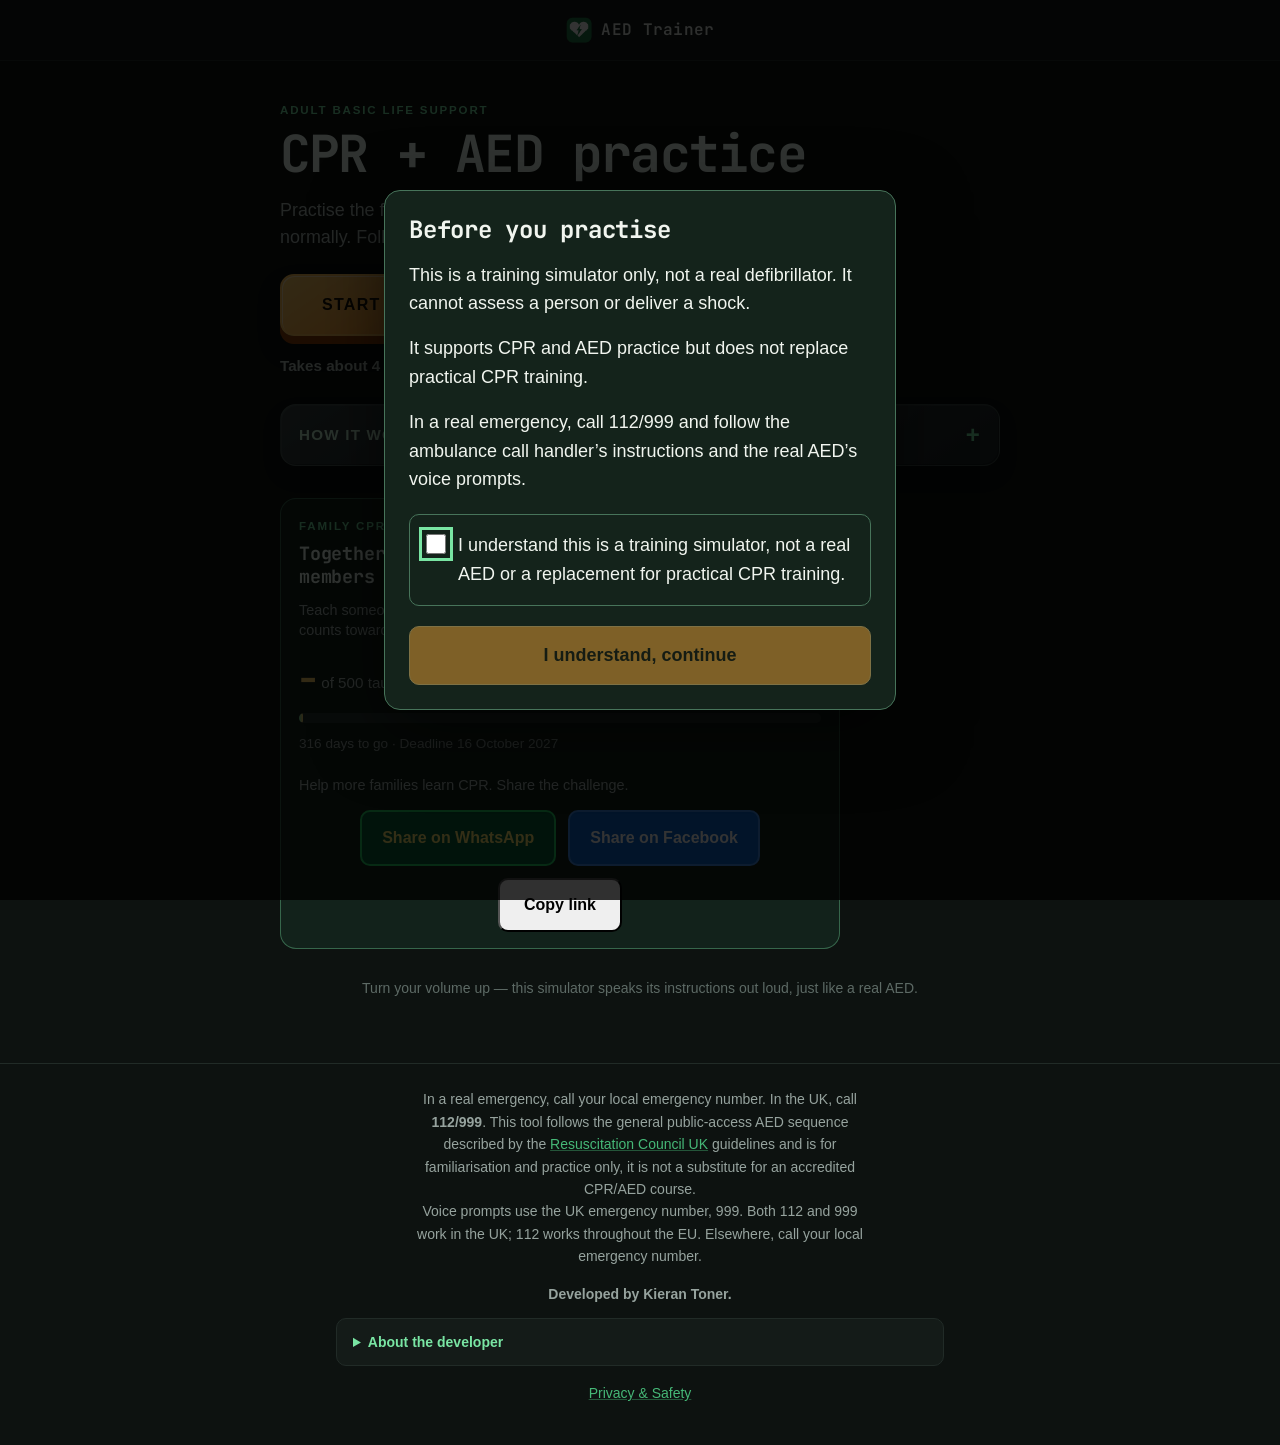
<file: index.html>
<!doctype html>
<html lang="en" data-theme="dark">
<head>
<meta charset="UTF-8" />
<meta name="viewport" content="width=device-width, initial-scale=1, viewport-fit=cover" />
<title>AED Trainer - Practice CPR &amp; Defibrillator Use</title>
<meta name="description" content="A free interactive simulator that mimics a public-access defibrillator (AED) so anyone can practise CPR and learn how an AED talks you through saving a life. Training use only." />
<meta name="theme-color" content="#12181a" />
<meta name="mobile-web-app-capable" content="yes" />
<meta name="apple-mobile-web-app-capable" content="yes" />
<meta name="apple-mobile-web-app-status-bar-style" content="black-translucent" />
<meta name="apple-mobile-web-app-title" content="AED Trainer" />
<link rel="manifest" href="manifest.json" />
<link rel="icon" href="icons/favicon-32.png" sizes="32x32" />
<link rel="apple-touch-icon" href="icons/apple-touch-icon.png" />

<link rel="preconnect" href="https://fonts.googleapis.com" />
<link rel="preconnect" href="https://fonts.gstatic.com" crossorigin />
<link href="https://fonts.googleapis.com/css2?family=JetBrains+Mono:wght@400;500;600;700&display=swap" rel="stylesheet" />
<link href="https://api.fontshare.com/v2/css?f[]=general-sans@400,500,600,700&display=swap" rel="stylesheet" />

<link rel="stylesheet" href="css/style.css" />
</head>
<body>
<a class="skip-link" href="#main">Skip to content</a>

<header class="site-header">
  <div class="brand">
    <img src="icons/icon-192.png" alt="" width="28" height="28" class="brand-mark" />
    <span class="brand-name">AED Trainer</span>
  </div>
</header>

<div class="session-timer" id="session-timer" role="timer" aria-live="off" hidden>
  <span id="session-timer-value">0:00</span><span class="session-timer-of"> / about 4:00</span>
</div>

<main id="main">

  <!-- ============ HOME SCREEN ============ -->
  <section id="screen-home" class="screen screen-home" aria-hidden="false">
    <p class="home-eyebrow">ADULT BASIC LIFE SUPPORT</p>
   <h1 class="page-title">CPR + AED practice</h1>
    <p class="lede">
  Practise the first actions for an unresponsive adult who is not breathing normally.
  Follow the prompts and use the AED as soon as it arrives.
</p>

<button id="btn-start" class="btn btn-primary btn-lg home-start-button" data-testid="button-start-training">
  START A RESCUE
</button>
<p class="home-duration" data-testid="text-duration">Takes about 4 minutes</p>


    <div class="home-grid">
     <details class="home-card home-disclosure">
  <summary class="card-title">How it works</summary>
  <ol class="steps-list">
    <li>Check that it is safe and check for a response</li>
    <li>If the person is unresponsive, call 112/999 immediately</li>
    <li>While the call connects, check whether they are breathing normally</li>
    <li>If breathing is abnormal, absent or you are unsure, start CPR</li>
    <li>When the AED arrives, switch it on and follow its voice prompts</li>
    <li>Attach the pads where shown, stand clear for analysis, then restart CPR immediately</li>
  </ol>
</details>

<details class="home-card home-disclosure">
  <summary class="card-title">Options</summary>

  <div class="options-group">
    <h2 class="card-title">AED outcome</h2>
    <p class="card-hint">Choose what the AED will advise during rhythm analysis.</p>

    <fieldset class="scenario-picker">
      <legend class="sr-only">Choose a training scenario</legend>
      <label class="radio-row">
        <input type="radio" name="scenario" value="random" checked />
        <span>Random <em>(most realistic)</em></span>
      </label>
      <label class="radio-row">
        <input type="radio" name="scenario" value="shockable" />
        <span>Always shockable rhythm</span>
      </label>
      <label class="radio-row">
        <input type="radio" name="scenario" value="noshock" />
        <span>Always no shock advised</span>
      </label>
    </fieldset>
  </div>

  <div class="options-group">
    <h2 class="card-title">Rescuer mode</h2>
    <p class="card-hint">Choose continuous compressions or adult 30:2 CPR with a second rescuer.</p>

    <fieldset class="scenario-picker">
      <legend class="sr-only">Choose number of rescuers</legend>
      <label class="radio-row">
        <input type="radio" name="rescuers" value="single" checked data-testid="radio-rescuers-single" />
        <span>Single rescuer <em>(continuous compressions)</em></span>
      </label>
      <label class="radio-row">
        <input type="radio" name="rescuers" value="two" data-testid="radio-rescuers-two" />
        <span>Two rescuers <em>(adult 30 compressions : 2 breaths)</em></span>
      </label>
    </fieldset>
  </div>
</details>
</div>

<section class="challenge-card" id="challenge-card" aria-labelledby="challenge-title" data-testid="card-challenge">
  <p class="challenge-eyebrow">FAMILY CPR CHALLENGE</p>
  <h2 class="challenge-title" id="challenge-title">Together, let’s teach 500 family members CPR by Restart a Heart Day</h2>
<p class="card-hint">Teach someone in your family CPR and how to use an AED. Every person taught counts towards our shared target of 500.</p>
  <p class="challenge-count"><span class="challenge-total" data-challenge-total data-testid="text-challenge-total">–</span> <span class="challenge-of">of 500 taught so far</span></p>
  <div class="challenge-bar" role="progressbar" aria-label="Family CPR Challenge progress" aria-valuemin="0" aria-valuemax="500" aria-valuenow="0" data-challenge-bar><span></span></div>
  <p class="challenge-meta" data-challenge-days data-testid="text-challenge-days">Deadline: 16 October 2027</p>
<div class="challenge-share" role="group" aria-label="Share the Family CPR Challenge">
  <p class="card-hint">Help more families learn CPR. Share the challenge.</p>

  <div class="challenge-share-buttons">
    <a
      class="btn btn-secondary"
      href="https://wa.me/?text=Help%20us%20teach%20500%20family%20members%20CPR.%20Practise%20CPR%20and%20using%20an%20AED%20with%20AED%20Trainer%3A%20https%3A%2F%2Fkjpt05.github.io%2FAED-SIM%2F"
      target="_blank"
      rel="noopener noreferrer"
    >
      Share on WhatsApp
    </a>

    <a
      class="btn btn-secondary"
      href="https://www.facebook.com/sharer/sharer.php?u=https%3A%2F%2Fkjpt05.github.io%2FAED-SIM%2F"
      target="_blank"
      rel="noopener noreferrer"
    >
      Share on Facebook
    </a>

    <button
      id="btn-challenge-copy"
      class="btn btn-secondary"
      type="button"
    >
      Copy link
    </button>
  </div>

  <p
    id="challenge-share-feedback"
    class="end-feedback"
    role="status"
    aria-live="polite"
  ></p>
</div>
</section>

    <p class="voice-hint" id="voice-support-hint"></p>
  </section>
  <!-- ============ 60-SECOND RESCUE INTRO ============ -->
  <section id="screen-intro" class="screen screen-intro" aria-hidden="true">
    <button id="btn-intro-exit" class="btn btn-ghost btn-exit" type="button">
      <svg width="16" height="16" viewBox="0 0 24 24" fill="none" stroke="currentColor" stroke-width="2">
        <path d="M15 18l-6-6 6-6"/>
      </svg>
      Back
    </button>

    <div class="intro-card">
      <p id="intro-step" class="intro-step">60-SECOND RESCUE · STEP 1 OF 4</p>

      <div class="intro-icon" aria-hidden="true">!</div>

      <h1 id="intro-title" class="intro-title">Is it safe to approach?</h1>

      <p id="intro-message" class="intro-message">
        An adult has suddenly collapsed. Look around before you go closer.
      </p>

      <div id="intro-actions" class="intro-actions">
        <button id="btn-intro-primary" class="btn btn-primary btn-lg" type="button">
          YES, CHECK FOR A RESPONSE
        </button>

        <button id="btn-intro-secondary" class="btn btn-secondary btn-lg" type="button">
          NO, GET HELP / STAY SAFE
        </button>
      </div>

      <button id="btn-intro-repeat" class="btn btn-ghost intro-repeat" type="button">
        🔊 Hear that again
      </button>

      <p class="intro-safety-note">
        Training practice only. In a real emergency, call 112/999 and follow the ambulance call handler’s instructions.
      </p>
    </div>
  </section>
  <!-- ============ DEVICE SCREEN ============ -->
  <section id="screen-device" class="screen screen-device" aria-hidden="true">

    <button id="btn-exit" class="btn btn-ghost btn-exit" data-testid="button-exit">
      <svg width="16" height="16" viewBox="0 0 24 24" fill="none" stroke="currentColor" stroke-width="2"><path d="M15 18l-6-6 6-6"/></svg>
      End session
    </button>

    <div class="device" id="aed-device" data-testid="device-shell">

<div class="device-brandrow">

    <div class="device-brand-block">

        <div class="device-brand-label">
            AED TRAINER
        </div>

<div class="device-model">
  KJT SERIES · FIELD 100
</div>

    </div>

    <div class="device-lights" role="status" aria-live="off">

        <span class="light" id="light-power">
            <i></i>Power
        </span>

        <span class="light" id="light-shock">
            <i></i>Shock
        </span>

        <span class="light" id="light-cpr">
            <i></i>CPR
        </span>

    </div>

</div>

<div class="device-instructions" aria-label="Training device notice">
  TRAINING DEVICE <span aria-hidden="true">·</span> FOLLOW VOICE PROMPTS
</div>

      <div class="device-screen" id="device-screen" aria-live="polite">
<div id="voice-indicator" class="voice-indicator">
    🔊 VOICE PROMPT ACTIVE
</div>
        <!-- OFF state -->
        <div class="panel" id="panel-off" data-panel="off">
          <p class="panel-off-label" id="panel-off-label">Device is off</p>
        </div>

        <!-- POWER ON -->
        <div class="panel" id="panel-poweron" data-panel="poweron" hidden>
          <p class="status-code" id="poweron-status-code">AED ON</p>
          <p class="caption-text" id="caption-poweron">Continue CPR while the AED sets up.</p>
        </div>

        <!-- PADS -->
        <div class="panel panel-pads" id="panel-pads" data-panel="pads" hidden>
          <p class="status-code">ATTACH PADS</p>
          <div class="pad-placement-container">
           <img
  id="patient-chest-image"
  src="images/adult-chest.png"
  alt="Adult chest illustration for AED pad-placement practice"
  class="chest-photo"
>
            <span class="aed-pad pad-a" aria-hidden="true">1</span>
            <span class="aed-pad pad-b" aria-hidden="true">2</span>
          </div>
          <p class="caption-text" id="caption-pads">Bare the chest. Peel the backing and press pad 1 below the right collarbone, pad 2 under the left armpit.</p>
          <button id="btn-pads-done" class="btn btn-accent" data-testid="button-pads-attached">Pads attached</button>
        </div>
                <!-- STAND CLEAR CHALLENGE -->
        <div class="panel panel-clear" id="panel-clear" data-panel="clear" hidden>
          <p class="status-code status-code-warn">AED READY TO ANALYSE</p>

          <div class="clear-symbol" aria-hidden="true">✋</div>

          <p class="clear-title">STAND CLEAR</p>

          <p class="caption-text">
            Nobody should touch the person while the AED checks the heart rhythm.
          </p>

          <p class="clear-question">What do you say?</p>

          <div class="clear-actions">
            <button id="btn-clear-correct" class="btn btn-accent" type="button">
              STAND CLEAR!
            </button>

            <button id="btn-clear-continue" class="btn btn-secondary" type="button">
              KEEP PRESSING!
            </button>

            <button id="btn-clear-pads" class="btn btn-secondary" type="button">
              TAKE THE PADS OFF!
            </button>
          </div>

          <p id="clear-feedback" class="clear-feedback" aria-live="polite"></p>
        </div>
        <!-- ANALYSING -->
        <div class="panel panel-analysing" id="panel-analysing" data-panel="analysing" hidden>
          <p class="status-code status-code-warn">ANALYSING RHYTHM</p>
         <div class="analysis-ring">
    <div class="ring-spinner"></div>
</div>
          <p class="caption-text" id="caption-analysing">Do not touch the person. Analysing now.</p>
        </div>

        <!-- SHOCK ADVISED / CHARGING -->
        <div class="panel panel-shock" id="panel-shock" data-panel="shock" hidden>
<div class="warning-triangle" aria-hidden="true">⚠️</div>
          <p class="status-code status-code-alert" id="shock-status-code">SHOCK ADVISED</p>
          <div class="charge-bar" id="charge-bar" aria-hidden="true"><span></span></div>
          <p class="caption-text" id="caption-shock">Charging. Stand clear of the person.</p>
          <button id="btn-shock" class="shock-button" disabled data-testid="button-deliver-shock">
            <span class="shock-button-label">SHOCK</span>
          </button>
        </div>

        <!-- NO SHOCK -->
        <div class="panel" id="panel-noshock" data-panel="noshock" hidden>
          <p class="status-code status-code-safe">NO SHOCK ADVISED</p>
          <p class="caption-text" id="caption-noshock">No shock advised. Continue CPR immediately.</p>
        </div>
                <!-- AMBULANCE CREW ARRIVED -->
        <div class="panel panel-handover" id="panel-handover" data-panel="handover" hidden>
          <p class="status-code status-code-safe">AMBULANCE CREW HAS TAKEN OVER</p>

<div class="handover-symbol" aria-hidden="true">✓</div>

<p class="handover-title">SCENARIO COMPLETE</p>

<button
  id="btn-main-menu"
  class="btn btn-accent"
  type="button"
>
  CONTINUE
</button>
        </div>
   <!-- CPR -->
        <div class="panel panel-cpr" id="panel-cpr" data-panel="cpr" hidden>
          <p class="status-code" id="cpr-status-code">CPR IN PROGRESS</p>


          <div class="cpr-compressions-view" id="cpr-compressions-view">
            <div class="cpr-visual" aria-hidden="true">
              <div class="metronome-ring" id="metronome-ring">
                  <div class="metronome-core"></div>
              </div>
              <div
  class="chest-animation"
  id="chest-animation"
  aria-label="Compression rhythm indicator"
></div>
            </div>
            <div class="cpr-readout">
              <div class="readout-block">
                <span class="readout-value" id="cpr-count">0</span>
                <span class="readout-label" id="cpr-count-label">compressions</span>
              </div>
              <div class="readout-block">
                <span class="readout-value" id="cpr-timer">2:00</span>
                <span class="readout-label" id="cpr-timer-label">until AED arrives</span>
              </div>
            </div>
          </div>

          <!-- BREATHS (two-rescuer 30:2 mode only) -->
          <div class="breaths-phase" id="breaths-phase" hidden aria-hidden="true">
            <div class="breaths-icon" aria-hidden="true">💨</div>
            <div class="breaths-countdown" id="breaths-countdown">2</div>
            <p class="breaths-label">rescue breaths</p>
          </div>

          <p class="caption-text" id="caption-cpr">Push hard and fast in the centre of the chest, to the beat.</p>
        </div>

      </div>

      <div class="device-controls">
        <button id="btn-power" class="power-button" data-testid="button-power">
          <svg width="30"
     height="30"
     viewBox="0 0 24 24"
     fill="none"
     stroke="currentColor"
     stroke-width="2.2"
     style="display:block;">
            <path d="M12 2v8"/><path d="M18.4 6.6a9 9 0 1 1-12.8 0"/></svg>
        </button>
        <div class="controls-hint" id="controls-hint">Press to turn on</div>
      </div>
    </div>

    <div class="caption-bar" id="caption-bar" role="log" aria-live="polite">
      <p id="caption-bar-text">Press the power button to begin.</p>
    </div>
  </section>

  <!-- ============ SUMMARY / RESTART ============ -->
  <section id="screen-end" class="screen screen-end" aria-hidden="true">
    <p class="home-eyebrow" id="end-eyebrow">SCENARIO COMPLETE</p>
    <h1 class="page-title" id="end-title">Well done</h1>
    <p class="lede" id="end-summary">You practised the full AED sequence. Great work, the more familiar this feels, the more useful you'll be in a real emergency.</p>
    <p class="end-time" id="end-time" data-testid="text-end-time" hidden></p>

    <div class="end-card">
      <h2 class="end-card-title">Now teach someone at home</h2>
      <p class="end-card-text">It only takes about 4 minutes. Show a family member how to do CPR and use a defibrillator.</p>
      <button id="btn-share" class="btn btn-accent btn-lg end-card-button" type="button" data-testid="button-share">Share with family</button>
      <p class="end-feedback" id="share-feedback" aria-live="polite"></p>
      <div class="challenge-share">
  <div
    class="challenge-share-buttons"
    role="group"
    aria-label="Share AED Trainer with family"
  >
    <a
      class="btn btn-secondary"
      href="https://wa.me/?text=Help%20us%20teach%20500%20family%20members%20CPR.%20Practise%20CPR%20and%20using%20an%20AED%20with%20AED%20Trainer%3A%20https%3A%2F%2Fkjpt05.github.io%2FAED-SIM%2F"
      target="_blank"
      rel="noopener noreferrer"
    >
      Share on WhatsApp
    </a>

    <a
      class="btn btn-secondary"
      href="https://www.facebook.com/sharer/sharer.php?u=https%3A%2F%2Fkjpt05.github.io%2FAED-SIM%2F"
      target="_blank"
      rel="noopener noreferrer"
    >
      Share on Facebook
    </a>
  </div>
</div>
    </div>

    <div class="end-card challenge-entry" id="challenge-entry" data-testid="card-challenge-entry">
      <p class="challenge-eyebrow">FAMILY CPR CHALLENGE</p>
      <h2 class="end-card-title">Taught your family? Add them to the total</h2>
      <p class="end-card-text">Count each family member who practised CPR with you. Don't include yourself. No names or personal details are recorded.</p>
      <p class="challenge-count"><span class="challenge-total" data-challenge-total>–</span> <span class="challenge-of">of 500 so far</span></p>
      <div class="challenge-bar" role="progressbar" aria-label="Family CPR Challenge progress" aria-valuemin="0" aria-valuemax="500" aria-valuenow="0" data-challenge-bar><span></span></div>
      <div class="challenge-form" id="challenge-form">
        <div class="stepper" role="group" aria-label="Number of family members">
          <button type="button" class="stepper-btn" id="btn-people-minus" aria-label="One fewer" data-testid="button-people-minus">−</button>
          <output class="stepper-value" id="people-count" aria-live="polite" data-testid="text-people-count">1</output>
          <button type="button" class="stepper-btn" id="btn-people-plus" aria-label="One more" data-testid="button-people-plus">+</button>
        </div>
        <button type="button" class="btn btn-primary end-card-button" id="btn-challenge-submit" data-testid="button-challenge-submit">Add to the challenge</button>
      </div>
      <p class="end-feedback" id="challenge-feedback" aria-live="polite" data-testid="text-challenge-feedback"></p>
    </div>

    <div class="end-card">
      <h2 class="end-card-title">Practise again next year</h2>
      <p class="end-card-text">CPR skills fade over time. Add a yearly reminder to refresh them.</p>
      <div class="end-card-row">
        <button id="btn-cal-google" class="btn btn-ghost" type="button" data-testid="button-calendar-google">Google Calendar</button>
        <button id="btn-cal-ics" class="btn btn-ghost" type="button" data-testid="button-calendar-ics">Other calendar</button>
      </div>
    </div>

    <button id="btn-restart" class="btn btn-primary btn-lg" data-testid="button-restart">Practise again</button>
  </section>

</main>

<footer class="site-footer">
  <p>
    In a real emergency, call your local emergency number.
In the UK, call <strong>112/999</strong>.
    This tool follows the general public-access AED sequence described
    by the
    <a href="https://www.resus.org.uk/"
       target="_blank"
       rel="noopener">Resuscitation Council UK</a>
    guidelines and is for familiarisation and practice only, it is
    not a substitute for an accredited CPR/AED course.
  </p>
<p class="emergency-number-note">
  Voice prompts use the UK emergency number, 999.
  Both 112 and 999 work in the UK; 112 works throughout the EU.
  Elsewhere, call your local emergency number.
</p>
  <p class="developer-credit">
    Developed by Kieran Toner.
  </p>

  <details class="developer-about">
    <summary>About the developer</summary>
    <p>
      Kieran Toner is a Lecturer in Adult Nursing at Ulster University
      and an Advanced Life Support (ALS) instructor. He holds an MSc
      in Advanced Practice and has extensive clinical experience in
      acute and cardiac care. His teaching interests include
      resuscitation, simulation and interactive digital learning.
    </p>
  </details>

  <p class="privacy-link">
    <a href="privacy.html">Privacy &amp; Safety</a>
  </p>
</footer>

<script src="js/app.js" defer></script>
<script data-pplx-inline-edit>
(function () {
  if (window === window.top) return;

  const allowedParentOrigins = ["https://www.perplexity.ai","https://perplexity.ai","https://testing.perplexity.ai","https://staging.perplexity.ai","https://*.preview.i.perplexity.ai","http://localhost:3000","http://127.0.0.1:3000","http://localhost:5173","http://127.0.0.1:5173"];
  const MAX_FONT_BYTES = 500 * 1024;
  const MAX_TOTAL_FONT_BYTES = 2 * 1024 * 1024;
  let scrollForwarding = false;
  let scrollRaf = 0;
  let trustedTopOrigin = null;

  // Allow entries like "https://*.preview.i.perplexity.ai", the wildcard
  // matches a single DNS label (no dots), so "https://*.foo" cannot stretch
  // across multiple labels.
  function matchesAllowedOrigin(origin) {
    if (!origin) return false;
    for (const entry of allowedParentOrigins) {
      if (!entry.includes("*")) {
        if (entry === origin) return true;
        continue;
      }
      const pattern = new RegExp(
        "^" +
          entry.replace(/[.+?^${}()|[\]\\]/g, "\\$&").replace(/\*/g, "[^.]+") +
          "$",
      );
      if (pattern.test(origin)) return true;
    }
    return false;
  }

  // Trust decision: when the sender is same-origin-visible (event.origin is a
  // real origin like https://www.perplexity.ai) we trust event.origin directly.
  // When event.origin is "null" (opaque broker srcdoc), we fall back to the
  // broker's stamped `parentOrigin` to identify the top window. The fallback
  // is claim-only, we rely on the browser's native `targetOrigin` enforcement
  // on the response path (see postToTrustedTop) to ensure replies can't be
  // delivered to anyone but the actual top window of that claimed origin.
  function getTrustedParentOrigin(event) {
    const forwardedParentOrigin =
      typeof event.data.parentOrigin === "string" ? event.data.parentOrigin : null;
    const parentOrigin = event.origin === "null" ? forwardedParentOrigin : event.origin;
    return matchesAllowedOrigin(parentOrigin) ? parentOrigin : null;
  }

  // All responses go to window.top with targetOrigin = the allowlisted origin.
  // An attacker that iframes us inside their own null-origin broker can claim
  // any parentOrigin they like, but the browser will drop the reply whenever
  // the real top's origin doesn't match, so the screenshot never leaves.
  function postToTrustedTop(message) {
    if (!trustedTopOrigin) return;
    try {
      window.top.postMessage(message, trustedTopOrigin);
    } catch (_error) {}
  }

  function inlineAll(original, clone) {
    if (original.nodeType !== 1 || clone.nodeType !== 1) return;

    try {
      const computedStyle = getComputedStyle(original);
      // cssText on a computed style is the serialized declaration in modern
      // Chromium/Safari, a single read beats enumerating ~400 longhand
      // properties. Firefox returns "" here, so we fall back on empty.
      const serialized = computedStyle.cssText;
      if (serialized) {
        clone.style.cssText = serialized;
      } else {
        const parts = new Array(computedStyle.length);
        for (let index = 0; index < computedStyle.length; index += 1) {
          const property = computedStyle[index];
          parts[index] = `${property}:${computedStyle.getPropertyValue(property)};`;
        }
        clone.style.cssText = parts.join("");
      }
    } catch (_error) {}

    const originalChildren = original.children;
    const clonedChildren = clone.children;
    for (
      let index = 0;
      index < originalChildren.length && index < clonedChildren.length;
      index += 1
    ) {
      inlineAll(originalChildren[index], clonedChildren[index]);
    }
  }

  function extractFontUrl(srcValue) {
    const matches = [
      ...srcValue.matchAll(
        /url\(["']?([^"')]+)["']?\)(?:\s*format\(["']?([^"')]+)["']?\))?/gi,
      ),
    ];
    if (matches.length === 0) return null;
    const woff2 = matches.find((m) => m[2] && m[2].toLowerCase().includes("woff2"));
    if (woff2) return woff2[1];
    const woff = matches.find((m) => m[2] && m[2].toLowerCase().includes("woff"));
    if (woff) return woff[1];
    return matches[0][1];
  }

  // Cache resolved font URL -> data URI across captures. Fonts on a page
  // essentially never change, and a batch run emits multiple captures back to
  // back, without this we'd refetch + re-base64 every time.
  const fontDataUriCache = new Map();
  const SRC_DECLARATION_RE = /src\s*:\s*[^;}]+/i;

  async function fetchAsDataUri(url) {
    if (fontDataUriCache.has(url)) return fontDataUriCache.get(url);
    let dataUri = null;
    try {
      const response = await fetch(url, { mode: "cors", credentials: "omit" });
      if (response.ok) {
        const blob = await response.blob();
        if (blob.size <= MAX_FONT_BYTES) {
          dataUri = await new Promise((resolve) => {
            const reader = new FileReader();
            reader.onloadend = () =>
              resolve(typeof reader.result === "string" ? reader.result : null);
            reader.onerror = () => resolve(null);
            reader.readAsDataURL(blob);
          });
        }
      }
    } catch (_error) {
      dataUri = null;
    }
    fontDataUriCache.set(url, dataUri);
    return dataUri;
  }

  function collectFontFaceRuleTexts() {
    const rules = [];
    for (const sheet of document.styleSheets) {
      let cssRules;
      try {
        cssRules = sheet.cssRules;
      } catch (_error) {
        continue;
      }
      if (!cssRules) continue;
      for (const rule of cssRules) {
        const cssText = rule.cssText || "";
        if (cssText.startsWith("@font-face")) rules.push(cssText);
      }
    }
    return rules;
  }

  async function buildInlinedFontCss() {
    const ruleTexts = collectFontFaceRuleTexts();
    if (ruleTexts.length === 0) return null;

    const resolved = ruleTexts.map((cssText) => {
      if (!SRC_DECLARATION_RE.test(cssText)) return null;
      const srcMatch = cssText.match(/src\s*:\s*([^;}]+)[;}]/i);
      if (!srcMatch) return null;
      const url = extractFontUrl(srcMatch[1]);
      if (!url) return null;
      try {
        return { cssText, url: new URL(url, document.baseURI).href };
      } catch (_error) {
        return null;
      }
    });

    const dataUris = await Promise.all(
      resolved.map((entry) => (entry ? fetchAsDataUri(entry.url) : Promise.resolve(null))),
    );

    const inlined = [];
    let totalBytes = 0;
    for (let index = 0; index < resolved.length; index += 1) {
      const entry = resolved[index];
      const dataUri = dataUris[index];
      if (!entry || !dataUri) continue;
      const approxBytes = dataUri.length * 0.75;
      if (totalBytes + approxBytes > MAX_TOTAL_FONT_BYTES) break;
      totalBytes += approxBytes;
      inlined.push(entry.cssText.replace(SRC_DECLARATION_RE, `src: url("${dataUri}")`));
    }
    return inlined.length > 0 ? inlined.join("\n") : null;
  }

  function stripExternal(clone) {
    const images = clone.querySelectorAll("img");
    for (let index = 0; index < images.length; index += 1) {
      const src = images[index].getAttribute("src");
      if (src && !src.startsWith("data:")) images[index].removeAttribute("src");
    }

    const elements = clone.querySelectorAll("*");
    for (let index = 0; index < elements.length; index += 1) {
      const style = elements[index].style.cssText;
      if (style && style.includes("url(")) {
        elements[index].style.cssText = style.replace(
          /url\(["']?(?!data:)[^)"']*["']?\)/gi,
          "none",
        );
      }
    }
  }

  function emitScroll() {
    scrollRaf = 0;
    if (!scrollForwarding) return;
    postToTrustedTop({
      type: "INLINE_EDIT_SCROLL",
      scrollX: window.scrollX,
      scrollY: window.scrollY,
    });
  }

  window.addEventListener(
    "scroll",
    function () {
      if (!scrollForwarding || scrollRaf) return;
      scrollRaf = requestAnimationFrame(emitScroll);
    },
    { passive: true, capture: true },
  );

  async function handleCaptureRequest(event) {
    const requestId = event.data.requestId;
    const scrollX = window.scrollX;
    const scrollY = window.scrollY;
    const width = window.innerWidth;
    const height = window.innerHeight;

    function postResult(dataUrl) {
      postToTrustedTop({
        type: "INLINE_EDIT_SCREENSHOT_RESULT",
        requestId,
        dataUrl,
        scrollX,
        scrollY,
      });
    }

    try {
      // Wait for any pending web fonts to resolve so both inline metrics and
      // the @font-face inlining below see the same loaded faces.
      if (document.fonts && document.fonts.ready) {
        try {
          await document.fonts.ready;
        } catch (_error) {}
      }

      const clone = document.documentElement.cloneNode(true);
      inlineAll(document.documentElement, clone);

      const removedNodes = clone.querySelectorAll("script,link[rel=\"stylesheet\"],style");
      for (let index = 0; index < removedNodes.length; index += 1) {
        removedNodes[index].remove();
      }

      stripExternal(clone);

      // Re-embed web fonts as data-URI @font-face rules so the SVG rasterizer
      // can resolve them, external font URLs aren't fetched during
      // foreignObject rendering, which would otherwise force a fallback face
      // and change text metrics.
      const inlinedFontCss = await buildInlinedFontCss();
      if (inlinedFontCss) {
        const styleEl = document.createElement("style");
        styleEl.textContent = inlinedFontCss;
        const head = clone.querySelector("head");
        if (head) head.appendChild(styleEl);
        else clone.insertBefore(styleEl, clone.firstChild);
      }

      const html = new XMLSerializer().serializeToString(clone);
      const svg =
        `<svg xmlns="http://www.w3.org/2000/svg" width="${width}" height="${height}">` +
        '<foreignObject width="100%" height="100%">' +
        `<div xmlns="http://www.w3.org/1999/xhtml" style="width:${width}px;height:${height}px;overflow:hidden">` +
        `<div style="position:relative;left:-${scrollX}px;top:-${scrollY}px">` +
        html +
        "</div></div></foreignObject></svg>";
      const svgUrl = `data:image/svg+xml;charset=utf-8,${encodeURIComponent(svg)}`;
      const image = new Image();
      image.onload = function () {
        const canvas = document.createElement("canvas");
        canvas.width = width;
        canvas.height = height;
        canvas.getContext("2d").drawImage(image, 0, 0);
        postResult(canvas.toDataURL("image/png"));
      };
      image.onerror = function () {
        postResult(null);
      };
      image.src = svgUrl;
    } catch (_error) {
      postResult(null);
    }
  }

  window.addEventListener("message", function (event) {
    if (!event.data) return;
    // Only accept messages from the direct parent frame. Blocks sibling /
    // unrelated-window postMessage senders that could otherwise reach us.
    if (event.source !== window.parent) return;

    const trustedParentOrigin = getTrustedParentOrigin(event);
    if (!trustedParentOrigin) return;
    trustedTopOrigin = trustedParentOrigin;

    if (event.data.type === "INLINE_EDIT_SCROLL_START") {
      scrollForwarding = true;
      emitScroll();
      return;
    }

    if (event.data.type === "INLINE_EDIT_SCROLL_STOP") {
      scrollForwarding = false;
      if (scrollRaf) cancelAnimationFrame(scrollRaf);
      scrollRaf = 0;
      return;
    }

    if (event.data.type !== "INLINE_EDIT_CAPTURE_REQUEST") return;

    handleCaptureRequest(event);
  });
})();


</script>
<!-- First-use safety acknowledgement -->
<dialog
  id="safety-dialog"
  class="safety-dialog"
  aria-labelledby="safety-title"
  aria-describedby="safety-description"
>
  <h2 id="safety-title">Before you practise</h2>

  <div id="safety-description">
    <p>
      This is a training simulator only, not a real defibrillator.
      It cannot assess a person or deliver a shock.
    </p>

    <p>
      It supports CPR and AED practice but does not replace
      practical CPR training.
    </p>

    <p>
      In a real emergency, call 112/999 and follow the ambulance
      call handler’s instructions and the real AED’s voice prompts.
    </p>
  </div>

  <label class="safety-check" for="safety-acknowledge">
    <input type="checkbox" id="safety-acknowledge">
    <span>
      I understand this is a training simulator, not a real AED
      or a replacement for practical CPR training.
    </span>
  </label>

  <button
    type="button"
    id="safety-continue"
    class="safety-continue"
    disabled
  >
    I understand, continue
  </button>
</dialog>
</body>
</html>
</file>
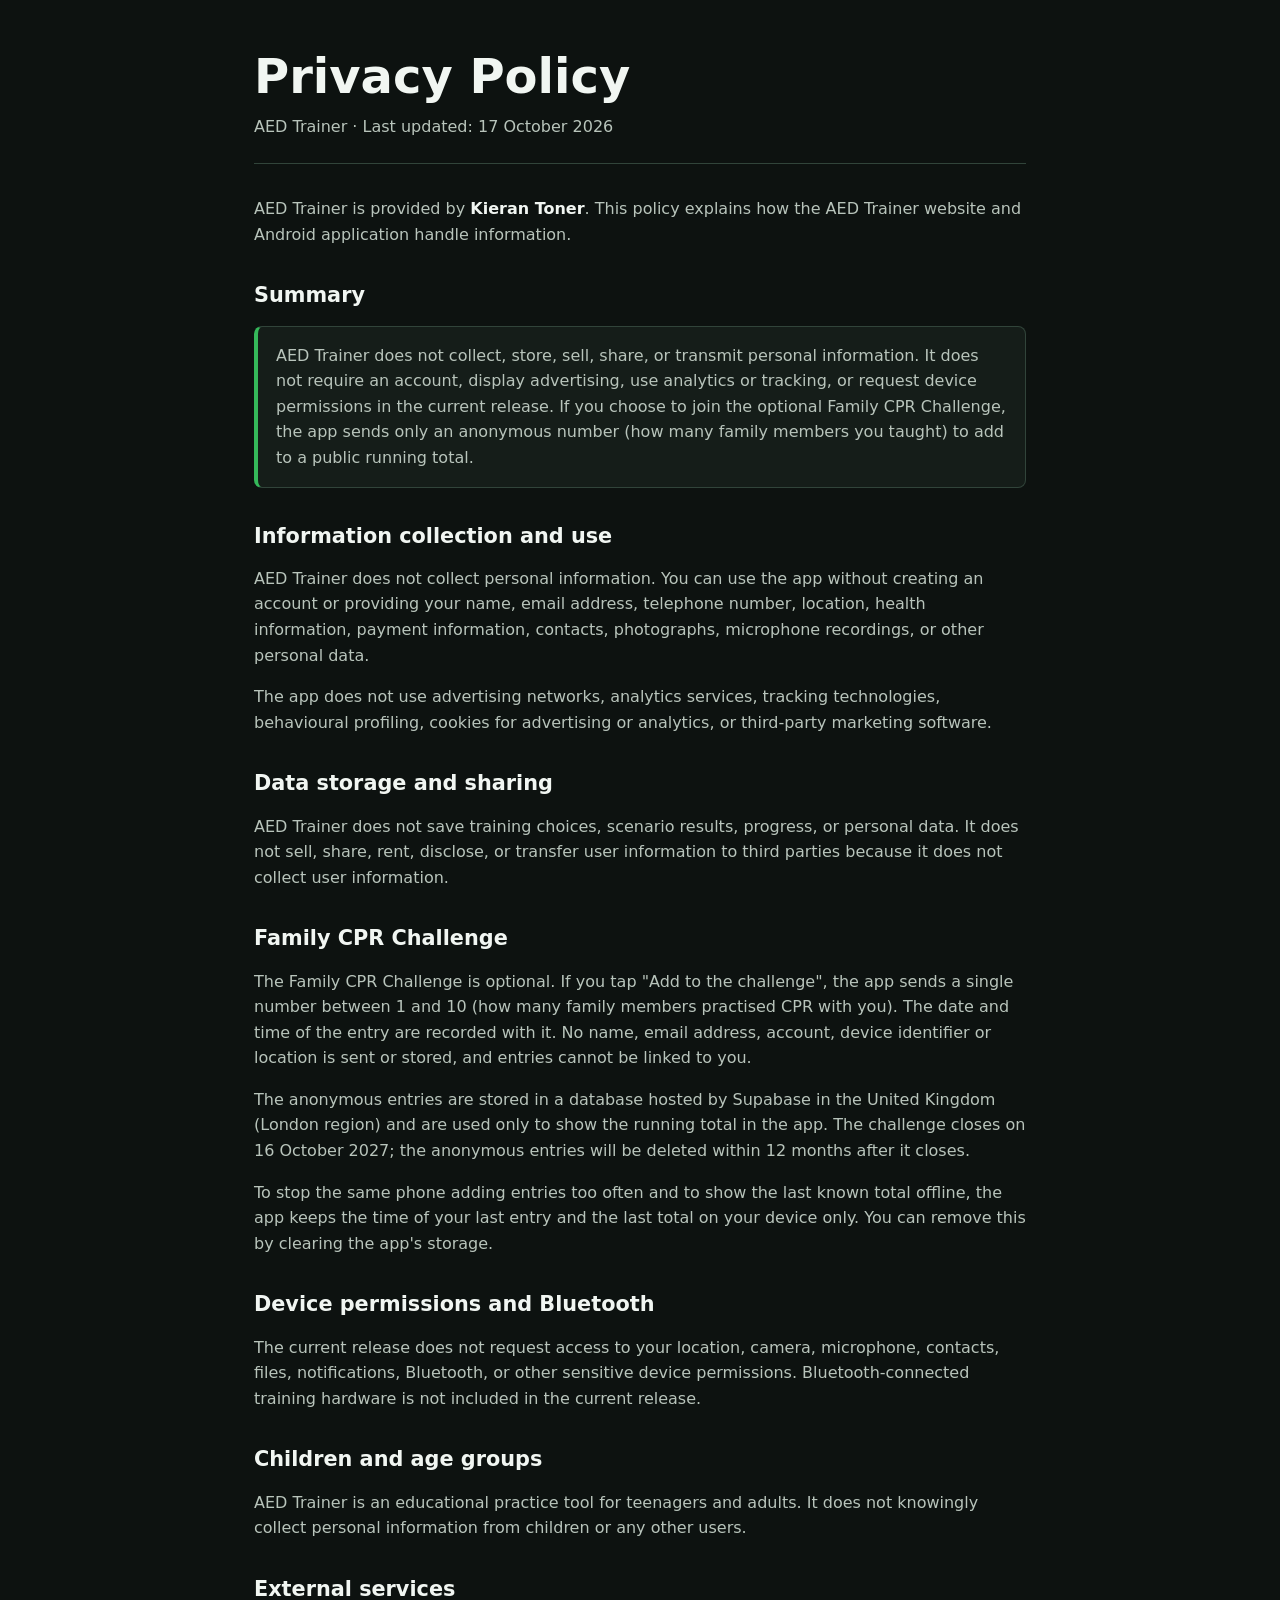
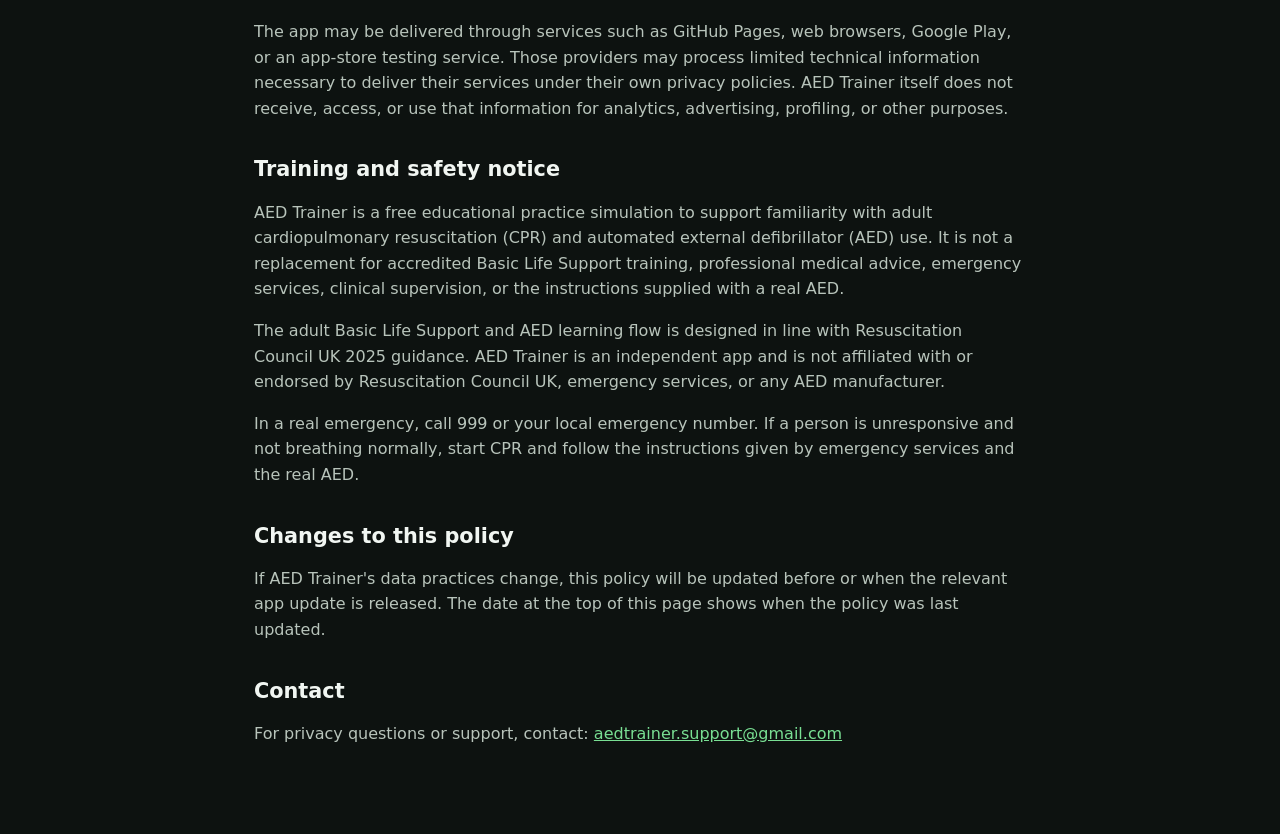
<file: privacy.html>
<!doctype html>
<html lang="en-GB">
<head>
  <meta charset="utf-8">
  <meta name="viewport" content="width=device-width, initial-scale=1">
  <meta name="robots" content="noindex">
  <title>Privacy Policy | AED Trainer</title>
  <style>
    :root {
      color-scheme: dark;
      --bg: #0d1210;
      --surface: #151d19;
      --border: #31443a;
      --text: #f1f6f2;
      --muted: #b8c4bb;
      --accent: #35b85a;
      --link: #79df93;
    }
    * { box-sizing: border-box; }
    body {
      margin: 0;
      font-family: system-ui, -apple-system, BlinkMacSystemFont, "Segoe UI", sans-serif;
      line-height: 1.6;
      color: var(--text);
      background: var(--bg);
    }
    main { max-width: 820px; margin: 0 auto; padding: 48px 24px 72px; }
    header { border-bottom: 1px solid var(--border); margin-bottom: 32px; padding-bottom: 24px; }
    h1, h2 { line-height: 1.2; }
    h1 { margin: 0 0 8px; font-size: clamp(2rem, 6vw, 3rem); }
    h2 { margin-top: 36px; font-size: 1.3rem; }
    p, li { color: var(--muted); }
    strong { color: var(--text); }
    a { color: var(--link); }
    .notice {
      border: 1px solid var(--border);
      border-left: 4px solid var(--accent);
      border-radius: 8px;
      padding: 16px 18px;
      background: var(--surface);
      color: var(--muted);
    }
    .meta { margin: 0; color: var(--muted); }
  </style>
</head>
<body>
  <main>
    <header>
      <h1>Privacy Policy</h1>
      <p class="meta">AED Trainer &middot; Last updated: 17 October 2026</p>
    </header>

    <p>AED Trainer is provided by <strong>Kieran Toner</strong>. This policy explains how the AED Trainer website and Android application handle information.</p>

    <section>
      <h2>Summary</h2>
      <div class="notice">
        AED Trainer does not collect, store, sell, share, or transmit personal information. It does not require an account, display advertising, use analytics or tracking, or request device permissions in the current release. If you choose to join the optional Family CPR Challenge, the app sends only an anonymous number (how many family members you taught) to add to a public running total.
      </div>
    </section>

    <section>
      <h2>Information collection and use</h2>
      <p>AED Trainer does not collect personal information. You can use the app without creating an account or providing your name, email address, telephone number, location, health information, payment information, contacts, photographs, microphone recordings, or other personal data.</p>
      <p>The app does not use advertising networks, analytics services, tracking technologies, behavioural profiling, cookies for advertising or analytics, or third-party marketing software.</p>
    </section>

    <section>
      <h2>Data storage and sharing</h2>
      <p>AED Trainer does not save training choices, scenario results, progress, or personal data. It does not sell, share, rent, disclose, or transfer user information to third parties because it does not collect user information.</p>
      <h2>Family CPR Challenge</h2>
      <p>The Family CPR Challenge is optional. If you tap "Add to the challenge", the app sends a single number between 1 and 10 (how many family members practised CPR with you). The date and time of the entry are recorded with it. No name, email address, account, device identifier or location is sent or stored, and entries cannot be linked to you.</p>
      <p>The anonymous entries are stored in a database hosted by Supabase in the United Kingdom (London region) and are used only to show the running total in the app. The challenge closes on 16 October 2027; the anonymous entries will be deleted within 12 months after it closes.</p>
      <p>To stop the same phone adding entries too often and to show the last known total offline, the app keeps the time of your last entry and the last total on your device only. You can remove this by clearing the app's storage.</p>
    </section>

    <section>
      <h2>Device permissions and Bluetooth</h2>
      <p>The current release does not request access to your location, camera, microphone, contacts, files, notifications, Bluetooth, or other sensitive device permissions. Bluetooth-connected training hardware is not included in the current release.</p>
    </section>

    <section>
      <h2>Children and age groups</h2>
      <p>AED Trainer is an educational practice tool for teenagers and adults. It does not knowingly collect personal information from children or any other users.</p>
    </section>

    <section>
      <h2>External services</h2>
      <p>The app may be delivered through services such as GitHub Pages, web browsers, Google Play, or an app-store testing service. Those providers may process limited technical information necessary to deliver their services under their own privacy policies. AED Trainer itself does not receive, access, or use that information for analytics, advertising, profiling, or other purposes.</p>
    </section>

    <section>
      <h2>Training and safety notice</h2>
      <p>AED Trainer is a free educational practice simulation to support familiarity with adult cardiopulmonary resuscitation (CPR) and automated external defibrillator (AED) use. It is not a replacement for accredited Basic Life Support training, professional medical advice, emergency services, clinical supervision, or the instructions supplied with a real AED.</p>
      <p>The adult Basic Life Support and AED learning flow is designed in line with Resuscitation Council UK 2025 guidance. AED Trainer is an independent app and is not affiliated with or endorsed by Resuscitation Council UK, emergency services, or any AED manufacturer.</p>
      <p>In a real emergency, call 999 or your local emergency number. If a person is unresponsive and not breathing normally, start CPR and follow the instructions given by emergency services and the real AED.</p>
    </section>

    <section>
      <h2>Changes to this policy</h2>
      <p>If AED Trainer's data practices change, this policy will be updated before or when the relevant app update is released. The date at the top of this page shows when the policy was last updated.</p>
    </section>

    <section>
      <h2>Contact</h2>
      <p>For privacy questions or support, contact: <a href="mailto:aedtrainer.support@gmail.com">aedtrainer.support@gmail.com</a></p>
    </section>
  </main>
</body>
</html>
</file>
<file: css/style.css>
/* =========================================================
   AED Trainer — design tokens
   ========================================================= */
:root,
[data-theme='light'] {
  --text-xs: clamp(0.75rem, 0.7rem + 0.25vw, 0.875rem);
  --text-sm: clamp(0.875rem, 0.8rem + 0.35vw, 1rem);
  --text-base: clamp(1rem, 0.95rem + 0.25vw, 1.125rem);
  --text-lg: clamp(1.125rem, 1rem + 0.75vw, 1.5rem);
  --text-xl: clamp(1.5rem, 1.2rem + 1.25vw, 2.25rem);
  --text-2xl: clamp(2rem, 1.2rem + 2.5vw, 3rem);

  --space-1: 0.25rem;
  --space-2: 0.5rem;
  --space-3: 0.75rem;
  --space-4: 1rem;
  --space-5: 1.25rem;
  --space-6: 1.5rem;
  --space-8: 2rem;
  --space-10: 2.5rem;
  --space-12: 3rem;
  --space-16: 4rem;
  --space-20: 5rem;

  --radius-sm: 0.375rem;
  --radius-md: 0.625rem;
  --radius-lg: 1rem;
  --radius-xl: 1.5rem;
  --radius-full: 9999px;

  --transition-interactive: 160ms cubic-bezier(0.16, 1, 0.3, 1);

  /* Page chrome — cool clinical neutrals */
  --color-bg: #eef2f0;
  --color-surface: #ffffff;
  --color-surface-offset: #e2e8e5;
  --color-border: #cdd6d2;
  --color-divider: #dbe2df;
  --color-text: #101615;
  --color-text-muted: #52605c;
  --color-text-faint: #94a19d;
  --color-text-inverse: #f6f8f7;

  --color-primary: #1e7a44;
  --color-primary-hover: #166237;
  --color-primary-active: #114c2b;
  --color-primary-highlight: #d7ebde;

  --accent-orange: #d1560a;
  --accent-orange-hover: #b7480a;
  --accent-orange-active: #9c3d08;
  --accent-orange-highlight: #f6ded0;

  --accent-red: #c23b31;
  --accent-red-highlight: #f5dad7;

  --accent-green: #1e7a44;

  --shadow-sm: 0 1px 2px rgb(10 20 16 / 0.08);
  --shadow-md: 0 6px 16px rgb(10 20 16 / 0.12);
  --shadow-lg: 0 16px 40px rgb(10 20 16 / 0.18);

  --font-display: 'JetBrains Mono', 'Courier New', monospace;
  --font-body: 'General Sans', 'Inter', sans-serif;
}

[data-theme='dark'] {
  --color-bg: #0d1210;
  --color-surface: #141b18;
  --color-surface-offset: #1a2320;
  --color-border: #2a3531;
  --color-divider: #212b27;
  --color-text: #e6ece9;
  --color-text-muted: #96a39e;
  --color-text-faint: #5d6a65;
  --color-text-inverse: #101615;

  --color-primary: #46b877;
  --color-primary-hover: #64c98d;
  --color-primary-active: #7ed4a3;
  --color-primary-highlight: #1c3527;

  --accent-orange: #ff8a3d;
  --accent-orange-hover: #ffa262;
  --accent-orange-active: #ffb684;
  --accent-orange-highlight: #3a2818;

  --accent-red: #e5726a;
  --accent-red-highlight: #3a1f1c;

  --shadow-sm: 0 1px 2px rgb(0 0 0 / 0.3);
  --shadow-md: 0 6px 16px rgb(0 0 0 / 0.4);
  --shadow-lg: 0 16px 40px rgb(0 0 0 / 0.5);
}

/* fixed device-chassis colors regardless of theme, like a physical product */
:root {
  --device-chassis: #2c3134;
  --device-chassis-2: #383e42;
  --device-chassis-dark: #1c2022;
  --device-screen-bg: #0a120f;
  --device-screen-line: #16241d;
  --device-text: #b9f2c9;
  --device-text-dim: #6c9b7c;
  --device-amber: #ffcf6b;
}

/* =========================================================
   Base
   ========================================================= */
*, *::before, *::after { box-sizing: border-box; margin: 0; padding: 0; }

html {
  -webkit-text-size-adjust: none;
  text-size-adjust: none;
  -webkit-font-smoothing: antialiased;
  text-rendering: optimizeLegibility;
  scroll-behavior: smooth;
}

body {
  min-height: 100dvh;
  line-height: 1.6;
  font-family: var(--font-body), sans-serif;
  font-size: var(--text-base);
  color: var(--color-text);
  background-color: var(--color-bg);
  display: flex;
  flex-direction: column;
}

/* Locks page scroll while the device takeover is showing, so training
   feels like a real handheld unit rather than a scrollable web page. */
body.device-active {
  overflow: hidden;
  height: 100dvh;
}

img, svg { display: block; max-width: 100%; }

button, input { font: inherit; color: inherit; }

h1, h2, h3 { text-wrap: balance; line-height: 1.15; font-family: var(--font-display), monospace; letter-spacing: -0.01em; }

p, li { text-wrap: pretty; }

:focus-visible { outline: 2px solid var(--color-primary); outline-offset: 3px; border-radius: var(--radius-sm); }

@media (prefers-reduced-motion: reduce) {
  *, *::before, *::after {
    animation-duration: 0.01ms !important;
    animation-iteration-count: 1 !important;
    transition-duration: 0.01ms !important;
    scroll-behavior: auto !important;
  }
}

.sr-only {
  position: absolute; width: 1px; height: 1px; padding: 0; margin: -1px;
  overflow: hidden; clip: rect(0,0,0,0); white-space: nowrap; border-width: 0;
}

.skip-link {
  position: absolute; left: -999px; top: var(--space-2);
  background: var(--color-primary); color: var(--color-text-inverse);
  padding: var(--space-2) var(--space-4); border-radius: var(--radius-sm); z-index: 100;
}
.skip-link:focus { left: var(--space-2); }

a { color: var(--color-primary); text-decoration: underline; text-decoration-color: color-mix(in oklab, var(--color-primary) 40%, transparent); }
a:hover { color: var(--color-primary-hover); }

/* =========================================================
   Header / disclaimer / footer
   ========================================================= */
.site-header {
  display: grid;
  grid-template-columns: minmax(0, 1fr) auto minmax(0, 1fr);
  align-items: center;
  padding: var(--space-4) var(--space-5);
  border-bottom: 1px solid var(--color-divider);
  background: var(--color-surface);
}

.site-header > .brand {
  grid-column: 2;
  grid-row: 1;
  justify-self: center;
}
.brand { display: flex; align-items: center; gap: var(--space-2); }
.brand-mark { border-radius: var(--radius-sm); }
.brand-name { font-family: var(--font-display), monospace; font-weight: 600; font-size: var(--text-sm); letter-spacing: 0.02em; }

.icon-btn {
  display: inline-flex; align-items: center; justify-content: center;
  width: 44px; height: 44px; border-radius: var(--radius-full);
  background: transparent; color: var(--color-text-muted);
}
.icon-btn:hover { background: var(--color-surface-offset); color: var(--color-text); }

.disclaimer-bar {
  background: var(--accent-orange-highlight);
  color: var(--color-text);
  font-size: var(--text-xs);
  text-align: center;
  padding: var(--space-2) var(--space-4);
  border-bottom: 1px solid var(--color-divider);
}
.disclaimer-bar strong { color: var(--accent-orange); }

.site-footer {
  margin-top: auto;
  padding: var(--space-6) var(--space-5) var(--space-10);
  font-size: var(--text-xs);
  color: var(--color-text-muted);
  text-align: center;
  border-top: 1px solid var(--color-divider);
}
.site-footer p { max-width: 60ch; margin-inline: auto; }

/* =========================================================
   Buttons
   ========================================================= */
.btn {
  display: inline-flex; align-items: center; justify-content: center; gap: var(--space-2);
  min-height: 44px; padding: var(--space-3) var(--space-6);
  border-radius: var(--radius-md);
  font-size: var(--text-sm); font-weight: 600;
  transition: transform var(--transition-interactive), background var(--transition-interactive), box-shadow var(--transition-interactive);
}
.btn:active { transform: scale(0.97); }

.btn-primary { background: var(--color-primary); color: var(--color-text-inverse); box-shadow: var(--shadow-sm); }
.btn-primary:hover { background: var(--color-primary-hover); }

.btn-accent { background: var(--accent-orange); color: #ffffff; box-shadow: var(--shadow-sm); }
.btn-accent:hover { background: var(--accent-orange-hover); }

.btn-ghost { background: transparent; color: var(--color-text-muted); border: 1px solid var(--color-border); }
.btn-ghost:hover { color: var(--color-text); background: var(--color-surface-offset); }

.btn-lg { font-size: var(--text-base); padding: var(--space-4) var(--space-10); border-radius: var(--radius-lg); }

.btn:disabled { opacity: 0.45; cursor: not-allowed; transform: none; }

.btn-exit { position: absolute; top: var(--space-4); left: var(--space-4); z-index: 5; }

/* =========================================================
   Layout / screens
   ========================================================= */
main { flex: 1; width: 100%; }

.screen { display: none; }
.screen[aria-hidden='false'] { display: block; }

.screen-home {
  max-width: 640px; margin-inline: auto;
  padding: var(--space-10) var(--space-5) var(--space-16);
}
.page-title { font-size: var(--text-xl); margin-bottom: var(--space-4); }
.lede { color: var(--color-text-muted); font-size: var(--text-base); margin-bottom: var(--space-5); max-width: 56ch; }

.screen-home > .btn-lg { display: flex; width: 100%; margin-bottom: var(--space-8); }
@media (min-width: 480px) { .screen-home > .btn-lg { width: auto; } }

.home-grid {
  display: grid; grid-template-columns: 1fr; gap: var(--space-4);
  margin-bottom: var(--space-8);
}
.home-card-wide { grid-column: 1 / -1; }

@media (min-width: 640px) {
  .home-grid { grid-template-columns: 1fr 1fr; }
}

.home-card {
  background: var(--color-surface);
  border: 1px solid var(--color-border);
  border-radius: var(--radius-lg);
  padding: var(--space-5);
}
.card-title { font-size: var(--text-base); margin-bottom: var(--space-3); }
.card-hint { font-size: var(--text-xs); color: var(--color-text-muted); margin-bottom: var(--space-3); }

.steps-list { list-style: decimal; padding-left: 1.2em; display: flex; flex-direction: column; gap: var(--space-1); font-size: var(--text-sm); color: var(--color-text-muted); }

.scenario-picker { display: flex; flex-direction: column; gap: var(--space-2); border: none; }
.radio-row { display: flex; align-items: center; gap: var(--space-2); font-size: var(--text-sm); padding: var(--space-1) 0; min-height: 44px; }
.radio-row input { width: 18px; height: 18px; accent-color: var(--color-primary); }
.radio-row em { color: var(--color-text-faint); font-style: normal; font-size: var(--text-xs); }

.voice-hint { margin-top: var(--space-4); font-size: var(--text-xs); color: var(--color-text-faint); text-align: center; }

.screen-end { max-width: 480px; margin-inline: auto; padding: var(--space-16) var(--space-5); text-align: center; }
.screen-end .btn { margin-top: var(--space-4); }

/* =========================================================
   Device screen (simulation) — full-viewport kiosk takeover
   ========================================================= */
.screen-device[aria-hidden='false'] {
  position: fixed;
  inset: 0;
  z-index: 200;
  display: flex; flex-direction: column; align-items: center; justify-content: center;
  width: 100%;
  height: 100dvh;
  padding: max(var(--space-3), env(safe-area-inset-top)) var(--space-3) max(var(--space-3), env(safe-area-inset-bottom));
  background: var(--color-bg);
  gap: var(--space-2);
  overflow: hidden;
}

.device {
  width: min(94vw, 460px);
  flex: 1;
  min-height: 0;
  margin-top: 40px;
  display: flex;
  flex-direction: column;
  position: relative;

  background: linear-gradient(
      180deg,
      var(--device-chassis-2),
      var(--device-chassis)
  );

  border-radius: var(--radius-xl);

  padding: var(--space-3);

  box-shadow:
      var(--shadow-lg),
      inset 0 1px 0 rgb(255 255 255 / 0.06);

  border: 1px solid var(--device-chassis-dark);
}

.device-brandrow {
  display: flex; align-items: center; justify-content: space-between;
  flex: 0 0 auto;
  margin-bottom: var(--space-2); padding-inline: var(--space-1);
}
.device-brand-block { display: flex; flex-direction: column; gap: 1px; }
.device-brand-label {
  font-family: var(--font-display), monospace; font-size: var(--text-xs);
  letter-spacing: 0.08em; color: var(--device-text);
}
.device-model {
  font-family: var(--font-display), monospace; font-size: 0.65rem;
  letter-spacing: 0.06em; color: var(--device-text-dim);
}
.device-lights { display: flex; gap: var(--space-3); }

.device-instructions {
  flex: 0 0 auto;
  display: flex; flex-wrap: wrap; gap: 2px var(--space-3);
  font-family: var(--font-display), monospace; font-size: 0.62rem;
  letter-spacing: 0.03em; color: var(--device-text-dim);
  padding: 4px var(--space-1) var(--space-1);
  margin-bottom: 2px;
  border-bottom: 1px solid rgb(255 255 255 / 0.06);
}
.light {
  display: flex; align-items: center; gap: var(--space-1);
  font-size: 0.65rem; color: #6b7672; letter-spacing: 0.03em;
}
.light i {
  width: 8px; height: 8px; border-radius: var(--radius-full);
  background: #4a5450; display: block;
  box-shadow: inset 0 0 0 1px rgb(0 0 0 / 0.3);
}
.light.on i { background: var(--color-primary); box-shadow: 0 0 8px 1px var(--color-primary); }
.light.alert i { background: var(--accent-orange); box-shadow: 0 0 8px 1px var(--accent-orange); animation: blink 1s steps(2, jump-none) infinite; }
.light.safe i { background: #46b877; box-shadow: 0 0 8px 1px #46b877; }

.device-screen {
  background: var(--device-screen-bg);

  flex: 1 1 auto;
  min-height: 0;

  padding: var(--space-3) var(--space-3);

  position: relative;
  overflow: hidden;

  margin-top: 8px;

  border: 6px solid #11181c;
  border-radius: 18px;

  box-shadow:
      inset 0 2px 10px rgb(0 0 0 / 0.6),
      0 4px 20px rgb(0 0 0 / 0.25);
}

.device-screen::before {
  content: '';
  position: absolute;
  inset: 0;

  background:
      repeating-linear-gradient(
          180deg,
          rgb(255 255 255 / 0.015) 0 1px,
          transparent 1px 3px
      );

  pointer-events: none;
}
.panel {
  display: flex;
  flex-direction: column;

  align-items: center;
  justify-content: center;

  width: 100%;
  height: 100%;

  text-align: center;

  gap: var(--space-3);
  overflow-y: auto;
}

.panel-pads {
    justify-content: center;
    padding-top: 2px;
}

.panel[hidden] { display: none; }

.panel-off-label { font-family: var(--font-display), monospace; color: var(--device-text-dim); font-size: var(--text-sm); letter-spacing: 0.05em; }

.status-code {
  font-family: var(--font-display), monospace; font-weight: 700;
  font-size: var(--text-lg); letter-spacing: 0.04em;
  color: var(--device-text);
}
.status-code-warn { color: var(--device-amber); }
.status-code-alert { color: #ff8f6b; }
.status-code-safe { color: #7be3a0; }

.caption-text { color: var(--device-text-dim); font-size: var(--text-sm); max-width: 30ch; }

.torso { width: 120px; height: 150px; color: var(--device-text-dim); }
.pad { fill: var(--device-amber); opacity: 0.85; }
.pad-num { font-family: var(--font-display), monospace; font-size: 12px; fill: var(--device-screen-bg); text-anchor: middle; font-weight: 700; }


.charge-bar {
  width: 100%; max-width: 220px; height: 10px; border-radius: var(--radius-full);
  background: rgb(255 255 255 / 0.08); overflow: hidden;
}
.charge-bar span {
  display: block; height: 100%; width: 0%;
  background: var(--accent-orange);
  border-radius: var(--radius-full);
  transition: width 0.2s linear;
}

.shock-button {
  width: 92px; height: 92px; border-radius: var(--radius-full);
  background: #5a3a22; color: rgb(255 255 255 / 0.5);
  border: 3px solid #7a5334;
  font-family: var(--font-display), monospace; font-weight: 700; font-size: var(--text-xs);
  letter-spacing: 0.05em;
  transition: all var(--transition-interactive);
}
.shock-button:not(:disabled) {
  background: var(--accent-orange); color: #fff; border-color: #ffb27a;
  box-shadow: 0 0 0 0 rgb(209 86 10 / 0.6);
  animation: shockpulse 1s ease-in-out infinite;
  cursor: pointer;
}
.shock-button:disabled { cursor: not-allowed; }
@keyframes shockpulse {
  0%, 100% { box-shadow: 0 0 0 0 rgb(255 138 61 / 0.55); }
  50% { box-shadow: 0 0 0 14px rgb(255 138 61 / 0); }
}

.cpr-compressions-view { display: flex; flex-direction: column; align-items: center; gap: var(--space-4); }
.cpr-compressions-view[hidden] { display: none; }
.cpr-visual { display: flex; align-items: center; justify-content: center; height: 70px; }
.cpr-pulse {
  width: 46px; height: 46px; border-radius: var(--radius-full);
  background: #7be3a0;
}
.cpr-pulse.beat { animation: cprbeat 0.45s ease-out; }
@keyframes cprbeat { 0% { transform: scale(1); } 30% { transform: scale(1.35); } 100% { transform: scale(1); } }

.cpr-readout { display: flex; gap: var(--space-8); }
.readout-block { display: flex; flex-direction: column; align-items: center; }
.readout-value { font-family: var(--font-display), monospace; font-weight: 700; font-size: var(--text-xl); color: var(--device-text); }
.readout-label { font-size: 0.65rem; color: var(--device-text-dim); letter-spacing: 0.04em; }

.breaths-phase {
  display: flex; flex-direction: column; align-items: center; gap: var(--space-2);
  padding: var(--space-4) 0;
}
.breaths-phase[hidden] { display: none; }
.breaths-icon { font-size: 2.2rem; line-height: 1; animation: breathspulse 1.6s ease-in-out infinite; }
.breaths-countdown {
  font-family: var(--font-display), monospace; font-weight: 700;
  font-size: 2.6rem; color: var(--device-amber); line-height: 1;
}
.breaths-label { font-size: 0.7rem; color: var(--device-text-dim); letter-spacing: 0.06em; text-transform: uppercase; }
@keyframes breathspulse { 0%, 100% { transform: scale(1); opacity: 0.85; } 50% { transform: scale(1.15); opacity: 1; } }

@keyframes blink { 50% { opacity: 0.25; } }
/* Power button */
.power-button {
  position: relative;
  display: grid;
  place-items: center;
  width: 56px;
  height: 56px;
  padding: 0;

  border: 2px solid #111719;
  border-radius: 50%;

  color: #8f9c97;
  background:
    radial-gradient(
      circle at 35% 28%,
      #3b4749 0%,
      #273135 42%,
      #12191b 100%
    );

  box-shadow:
    5px 6px 10px rgb(0 0 0 / 0.45),
    inset 2px 2px 3px rgb(255 255 255 / 0.12),
    inset -3px -4px 5px rgb(0 0 0 / 0.65);

  cursor: pointer;
  transition:
    color 160ms ease,
    transform 100ms ease,
    box-shadow 160ms ease,
    filter 160ms ease;
}

.power-button:hover {
  color: #d6e4dc;
  filter: brightness(1.12);
}

.power-button:active {
  transform: translateY(2px);
  box-shadow:
    2px 3px 5px rgb(0 0 0 / 0.4),
    inset 3px 3px 6px rgb(0 0 0 / 0.7),
    inset -1px -1px 2px rgb(255 255 255 / 0.08);
}

.power-button.active {
  color: #63e89b;
  border-color: #275f45;
  box-shadow:
    0 0 0 3px rgb(99 232 155 / 0.14),
    0 0 18px rgb(99 232 155 / 0.28),
    5px 6px 10px rgb(0 0 0 / 0.45),
    inset 2px 2px 3px rgb(255 255 255 / 0.1),
    inset -3px -4px 5px rgb(0 0 0 / 0.65);
}

.power-button:focus-visible {
  outline: 3px solid #ffd54a;
  outline-offset: 4px;
}

.power-button:disabled {
  opacity: 0.35;
  cursor: not-allowed;
  filter: grayscale(0.35);
}

.power-button:disabled:hover {
  color: #8f9c97;
  filter: grayscale(0.35);
}

.controls-hint {
  min-height: 2.5em;
  margin: 0;
  font-size: var(--text-xs);
  line-height: 1.25;
  color: var(--color-text-muted);
}
.caption-bar {
  width: min(96vw, 520px);
  flex-shrink: 0;

  margin: 0 auto;
  box-sizing: border-box;

  background: var(--color-surface);
  border: 1px solid var(--color-border);
  border-radius: var(--radius-md);

  padding: var(--space-3) var(--space-4);

  font-size: var(--text-sm);
  text-align: center;

  min-height: 48px;

  display: flex;
  align-items: center;
  justify-content: center;
}

.voice-indicator {
  position: absolute;
  top: var(--space-2);
  right: var(--space-2);
  z-index: 2;
  display: none;
  align-items: center;
  gap: 5px;
  font-family: var(--font-display), monospace;
  font-size: 0.6rem;
  letter-spacing: 0.04em;
  color: var(--device-amber);
  background: rgb(0 0 0 / 0.4);
  padding: 4px 9px;
  border-radius: var(--radius-full);
  white-space: nowrap;
}
.voice-indicator.active { display: flex; }

.pad-placement-container {
    position: relative;
    width: min(100%, 320px);
    aspect-ratio: 1036 / 613;
    margin: 0 auto;
    flex-shrink: 0;
    max-height: 34dvh;
    border-radius: 14px;
    overflow: hidden;
}

.chest-photo {
    position: absolute;
    inset: 0;
    width: 100%;
    height: 100%;
    object-fit: cover;
    display: block;
}

/* On extremely short screens, shrink the photo further rather than let it
   push the caption/button off-screen — the panel's own scroll is the
   last-resort fallback beyond this point. */
@media (max-height: 620px) {
  .pad-placement-container { max-height: 26dvh; }
}

.aed-pad {
  position: absolute;
  width: 28px;
  height: 28px;
  border-radius: var(--radius-full);
  background: var(--device-amber);
  color: var(--device-screen-bg);
  display: flex;
  align-items: center;
  justify-content: center;
  font-family: var(--font-display), monospace;
  font-weight: 700;
  font-size: 0.8rem;
  transform: translate(-50%, -50%);
  box-shadow: 0 0 0 3px rgb(0 0 0 / 0.4), 0 0 10px 2px rgb(255 207 107 / 0.55);
}
.pad-a { top: 27%; left: 36%; }
.pad-b { top: 71%; left: 68%; }

.analysis-ring { width: 64px; height: 64px; display: flex; align-items: center; justify-content: center; flex: 0 0 auto; }
.ring-spinner {
  width: 100%; height: 100%; border-radius: var(--radius-full);
  border: 4px solid rgb(255 207 107 / 0.18);
  border-top-color: var(--device-amber);
  animation: ringspin 0.9s linear infinite;
}
@keyframes ringspin { to { transform: rotate(360deg); } }

.warning-triangle {
  font-size: 2.4rem;
  line-height: 1;
  flex: 0 0 auto;
  filter: drop-shadow(0 0 8px rgb(255 138 61 / 0.6));
}

.metronome-ring {
  width: 60px; height: 60px; border-radius: var(--radius-full);
  border: 3px solid rgb(123 227 160 / 0.25);
  display: flex; align-items: center; justify-content: center;
}
.metronome-core {
  width: 32px; height: 32px; border-radius: var(--radius-full);
  background: #7be3a0;
}
.metronome-core.beat { animation: cprbeat 0.45s ease-out; }

.chest-animation {
  font-size: 1.9rem;
  line-height: 1;
}
.chest-animation.beat { animation: cprbeat 0.45s ease-out; }

@media (max-height: 700px) {
  .chest-photo { max-height: 30dvh; }
  .cpr-visual { height: 56px; }
}
/* Stand Clear challenge */
.panel-clear {
  box-sizing: border-box;
  height: 100%;
  min-height: 0;
  overflow-y: auto;
  overscroll-behavior-y: contain;
  padding: 12px 16px 20px;
  text-align: center;
  -webkit-overflow-scrolling: touch;
}

.panel-clear .status-code {
  margin-top: 0;
}

.clear-symbol {
  display: grid;
  place-items: center;
  width: 62px;
  height: 62px;
  margin: 8px auto;
  border: 3px solid #f4b400;
  border-radius: 50%;
  color: #171717;
  background: #ffd54a;
  font-size: 34px;
  line-height: 1;
  box-shadow: 0 0 0 5px rgba(244, 180, 0, 0.14);
}

.clear-title {
  margin: 4px 0 8px;
  color: #ffd54a;
  font-size: clamp(1.35rem, 4.5vw, 1.9rem);
  font-weight: 900;
  letter-spacing: 0.06em;
}

.panel-clear .caption-text {
  margin: 8px 0;
}

.clear-question {
  margin: 12px 0 8px;
  color: #ffffff;
  font-size: 1rem;
  font-weight: 800;
}

.clear-actions {
  display: grid;
  gap: 8px;
  margin-top: 8px;
  padding-bottom: 8px;
}

.panel-clear .btn {
  width: 100%;
  min-height: 44px;
  padding: 10px 12px;
  font-size: 0.92rem;
}

.panel-clear .btn-accent {
  font-weight: 900;
  letter-spacing: 0.04em;
}

.clear-feedback {
  min-height: 1.4em;
  margin: 10px 0 0;
  padding: 0 2px 10px;
  color: #ffd54a;
  font-size: 0.92rem;
  font-weight: 700;
  line-height: 1.35;
}
#panel-clear {
  overflow-y: auto !important;
}
.panel-clear .btn-secondary {
  color: #1b2522;
  background: #f4f4f4;
  border-color: #c7c7c7;
  font-weight: 800;
}

.panel-clear .btn-secondary:hover,
.panel-clear .btn-secondary:focus-visible {
  color: #101614;
  background: #ffffff;
  border-color: #ffd54a;
}
.btn-secondary {
  color: #000000;
}
/* AED body visual upgrade */
.aed-unit {
  background:
    linear-gradient(
      145deg,
      #3b454a 0%,
      #30383d 45%,
      #252c30 100%
    );

  border: 1px solid #4e5a60;
  border-radius: 34px;
  box-shadow:
    0 24px 50px rgba(0, 0, 0, 0.5),
    inset 2px 2px 0 rgba(255, 255, 255, 0.08),
    inset -3px -4px 0 rgba(0, 0, 0, 0.24);
}

/* Keep the AED caption area stable when its message wraps */
.caption-bar {
  box-sizing: border-box;
  min-height: 58px;
}

.caption-bar-text,
#caption-bar-text {
  margin: 0;
  min-height: 40px;
  line-height: 1.3;
}
/* Ambulance crew handover */
.panel-handover {
  text-align: center;
}

.handover-symbol {
  display: grid;
  place-items: center;
  width: 66px;
  height: 66px;
  margin: 14px auto 10px;
  border: 3px solid #67df98;
  border-radius: 50%;
  color: #102019;
  background: #67df98;
  font-size: 2.4rem;
  font-weight: 900;
  box-shadow: 0 0 0 5px rgba(103, 223, 152, 0.14);
}

.handover-title {
  margin: 6px 0 14px;
  color: #b8efca;
  font-size: clamp(1.35rem, 4.6vw, 1.9rem);
  font-weight: 900;
  letter-spacing: 0.06em;
}

.panel-handover .btn {
  width: 100%;
  margin-top: 18px;
}
/* =========================================================
   RUGGED FIELD TRAINER — OUTER GRAPHITE CHASSIS
   ========================================================= */

.device-shell {
  position: relative;
  overflow: hidden;
  isolation: isolate;

  background:
    radial-gradient(
      circle at 18% 8%,
      rgba(111, 130, 132, 0.32) 0%,
      rgba(66, 78, 82, 0.16) 25%,
      transparent 48%
    ),
    linear-gradient(
      145deg,
      #4a5559 0%,
      #343e42 38%,
      #252d30 73%,
      #1b2123 100%
    );

  border: 1px solid #5d6a6f;

  box-shadow:
    0 24px 46px rgba(0, 0, 0, 0.58),
    0 6px 12px rgba(0, 0, 0, 0.34),
    inset 2px 2px 0 rgba(255, 255, 255, 0.11),
    inset -3px -4px 0 rgba(0, 0, 0, 0.36);
}

.device-shell::before {
  content: "";
  position: absolute;
  z-index: -1;
  inset: 9px;
  pointer-events: none;
  border: 1px solid rgba(207, 222, 216, 0.08);
  border-radius: inherit;
}
/* RUGGED FIELD TRAINER — RUBBER SCREEN BEZEL */
.device-screen {
  position: relative;

  background:
    linear-gradient(
      145deg,
      #192124 0%,
      #0d1214 46%,
      #050809 100%
    );

  border: 8px solid #111719;
  border-radius: 26px;

  box-shadow:
    inset 0 0 0 2px rgba(119, 142, 135, 0.09),
    inset 0 0 18px rgba(0, 0, 0, 0.9),
    0 3px 7px rgba(0, 0, 0, 0.34);
}

.device-screen::before {
  content: "";
  position: absolute;
  z-index: 2;
  inset: 6px;
  pointer-events: none;
  border: 1px solid rgba(151, 229, 182, 0.07);
  border-radius: 19px;
}
/* =========================================================
   RUGGED FIELD TRAINER — STATUS LEDs
   ========================================================= */

.device-lights {
  display: flex;
  align-items: center;
  gap: 14px;
}

.light {
  display: inline-flex;
  align-items: center;
  gap: 5px;
  color: #89948f;
  font-size: 0.72rem;
  font-weight: 700;
  letter-spacing: 0.02em;
  white-space: nowrap;
}

.light i {
  position: relative;
  display: block;
  width: 11px;
  height: 11px;
  flex: 0 0 11px;

  border: 1px solid #101617;
  border-radius: 50%;

  background:
    radial-gradient(
      circle at 34% 28%,
      #4a5754 0 12%,
      #27312f 27%,
      #141b1a 62%,
      #090d0d 100%
    );

  box-shadow:
    inset 1px 1px 2px rgba(255, 255, 255, 0.11),
    inset -1px -2px 2px rgba(0, 0, 0, 0.75),
    0 1px 1px rgba(255, 255, 255, 0.05);

  transition:
    background 160ms ease,
    box-shadow 160ms ease,
    transform 160ms ease;
}

/* Small glass highlight on every lens */
.light i::after {
  content: "";
  position: absolute;
  top: 1px;
  left: 2px;
  width: 3px;
  height: 3px;
  border-radius: 50%;
  background: rgba(255, 255, 255, 0.52);
  opacity: 0.25;
}

/* Green LED: AED power on / CPR active */
.light.on i,
.light.safe i {
  background:
    radial-gradient(
      circle at 34% 28%,
      #dbffe9 0 10%,
      #72f0a2 25%,
      #25b66a 58%,
      #0b5e35 100%
    );

  box-shadow:
    0 0 5px rgba(83, 235, 147, 0.95),
    0 0 12px rgba(83, 235, 147, 0.52),
    inset 1px 1px 2px rgba(255, 255, 255, 0.48),
    inset -1px -2px 2px rgba(0, 50, 25, 0.45);
}

.light.on,
.light.safe {
  color: #b5f2cb;
}

/* Amber LED: shock advised / charging */
.light.alert i {
  background:
    radial-gradient(
      circle at 34% 28%,
      #fff5ca 0 10%,
      #ffcf4d 25%,
      #f28b16 58%,
      #914500 100%
    );

  box-shadow:
    0 0 6px rgba(255, 182, 46, 0.98),
    0 0 15px rgba(255, 144, 0, 0.58),
    inset 1px 1px 2px rgba(255, 255, 255, 0.52),
    inset -1px -2px 2px rgba(103, 45, 0, 0.5);

  animation: shock-led-pulse 850ms ease-in-out infinite alternate;
}

.light.alert {
  color: #ffe3a2;
}

@keyframes shock-led-pulse {
  from {
    filter: brightness(0.82);
    transform: scale(0.93);
    box-shadow:
      0 0 3px rgba(255, 174, 34, 0.7),
      0 0 8px rgba(255, 126, 0, 0.3);
  }

  to {
    filter: brightness(1.25);
    transform: scale(1.08);
    box-shadow:
      0 0 7px rgba(255, 208, 86, 1),
      0 0 21px rgba(255, 124, 0, 0.82);
  }
}

/* Respect device accessibility settings that reduce animation */
@media (prefers-reduced-motion: reduce) {
  .light.alert i {
    animation: none;
  }
}
/* =========================================================
   RUGGED FIELD TRAINER — HOME / SCENARIO SETUP
   ========================================================= */

.screen-home {
  max-width: 760px;
  margin-inline: auto;
}

.home-eyebrow {
  margin: 0 0 8px;
  color: #78e5a5;
  font-size: 0.72rem;
  font-weight: 900;
  letter-spacing: 0.16em;
  text-transform: uppercase;
}

.screen-home .page-title {
  max-width: 18ch;
  margin: 0;
  color: #effff4;
  font-size: clamp(2rem, 6vw, 3.2rem);
  line-height: 1.04;
  letter-spacing: -0.035em;
}

.screen-home .lede {
  max-width: 61ch;
  margin: 16px 0 22px;
  color: #b4c2bc;
  font-size: clamp(1rem, 2.6vw, 1.12rem);
  line-height: 1.55;
}

.home-start-button {
  width: min(100%, 360px);
  min-height: 58px;
  margin: 0 0 28px;
  border: 2px solid #ffc45a;
  border-radius: 14px;
  color: #18130a;
  background:
    linear-gradient(145deg, #ffd16a 0%, #ffad3f 46%, #e97919 100%);
  box-shadow:
    0 8px 0 #944309,
    0 13px 22px rgba(0, 0, 0, 0.3),
    inset 1px 1px 0 rgba(255, 255, 255, 0.5);
  font-size: 1rem;
  font-weight: 900;
  letter-spacing: 0.08em;
  text-transform: uppercase;
  transition:
    transform 120ms ease,
    box-shadow 120ms ease,
    filter 120ms ease;
}

.home-start-button:hover {
  filter: brightness(1.06);
}

.home-start-button:active {
  transform: translateY(5px);
  box-shadow:
    0 3px 0 #944309,
    0 7px 13px rgba(0, 0, 0, 0.27),
    inset 1px 1px 2px rgba(129, 55, 4, 0.35);
}

.home-start-button:focus-visible {
  outline: 3px solid #83f1af;
  outline-offset: 4px;
}

.home-grid {
  display: grid;
  grid-template-columns: repeat(2, minmax(0, 1fr));
  gap: 16px;
}

.home-card {
  min-width: 0;
  padding: 18px;
  border: 1px solid rgba(152, 180, 166, 0.22);
  border-radius: 16px;
  color: #dbe8e1;
  background:
    linear-gradient(
      145deg,
      rgba(65, 79, 79, 0.82),
      rgba(29, 38, 39, 0.94)
    );
  box-shadow:
    0 10px 18px rgba(0, 0, 0, 0.18),
    inset 1px 1px 0 rgba(255, 255, 255, 0.06),
    inset -1px -1px 0 rgba(0, 0, 0, 0.24);
}

.home-card:first-child {
  grid-row: span 2;
}

.home-card-wide {
  grid-column: 2;
}

.card-title {
  margin: 0 0 7px;
  color: #cbf7d8;
  font-size: 0.95rem;
  font-weight: 900;
  letter-spacing: 0.08em;
  text-transform: uppercase;
}

.card-hint {
  margin: 0 0 14px;
  color: #adbbb5;
  font-size: 0.9rem;
  line-height: 1.42;
}

.steps-list {
  display: grid;
  gap: 10px;
  margin: 0;
  padding: 0;
  list-style: none;
  counter-reset: rescue-step;
}

.steps-list li {
  position: relative;
  min-height: 29px;
  padding-left: 39px;
  color: #d6e3dc;
  font-size: 0.91rem;
  line-height: 1.34;
  counter-increment: rescue-step;
}

.steps-list li::before {
  content: counter(rescue-step);
  position: absolute;
  top: 0;
  left: 0;
  display: grid;
  width: 25px;
  height: 25px;
  place-items: center;
  border: 1px solid rgba(105, 232, 155, 0.55);
  border-radius: 50%;
  color: #91f0b8;
  background: rgba(52, 159, 95, 0.12);
  font-size: 0.75rem;
  font-weight: 900;
}

.scenario-picker {
  display: grid;
  gap: 9px;
  margin: 0;
  padding: 0;
  border: 0;
}

.radio-row {
  display: flex;
  align-items: flex-start;
  gap: 9px;
  min-height: 44px;
  padding: 10px 11px;
  border: 1px solid rgba(164, 184, 174, 0.2);
  border-radius: 10px;
  color: #dce9e2;
  background: rgba(8, 14, 13, 0.24);
  cursor: pointer;
  line-height: 1.3;
  transition:
    border-color 150ms ease,
    background 150ms ease,
    transform 150ms ease;
}

.radio-row:hover {
  border-color: rgba(125, 237, 170, 0.52);
  background: rgba(56, 154, 94, 0.12);
}

.radio-row:has(input:checked) {
  border-color: #6de69c;
  background: rgba(69, 191, 112, 0.16);
  box-shadow: inset 0 0 0 1px rgba(109, 230, 156, 0.14);
}

.radio-row input {
  width: 18px;
  height: 18px;
  flex: 0 0 18px;
  margin: 0;
  accent-color: #66dd95;
}

.radio-row span {
  font-size: 0.88rem;
  font-weight: 700;
}

.radio-row em {
  color: #aebbb5;
  font-size: 0.8rem;
  font-style: normal;
  font-weight: 500;
}

.radio-row:has(input:focus-visible) {
  outline: 3px solid #ffd15d;
  outline-offset: 3px;
}

@media (max-width: 640px) {
  .home-grid {
    grid-template-columns: 1fr;
  }

  .home-card:first-child,
  .home-card-wide {
    grid-row: auto;
    grid-column: auto;
  }

  .screen-home .page-title {
    max-width: 100%;
  }
}
/* =========================================================
   RUGGED FIELD TRAINER — RESCUE QUESTION FLOW
   ========================================================= */

.screen-intro {
  box-sizing: border-box;
  width: 100%;
  min-height: 100dvh;
  padding: clamp(18px, 4vw, 42px) 18px 34px;
  background:
    radial-gradient(
      circle at 50% -10%,
      rgba(73, 121, 95, 0.16),
      transparent 42%
    ),
    #0c1110;
}

.screen-intro .btn-exit {
  width: fit-content;
  margin: 0 auto 18px;
  color: #b9c8c0;
}

.intro-card {
  box-sizing: border-box;
  width: min(100%, 680px);
  min-height: 500px;
  margin: 0 auto;
  padding: clamp(22px, 5vw, 38px);
  overflow: hidden;

  border: 1px solid rgba(147, 176, 160, 0.24);
  border-radius: 22px;

  color: #e9f5ee;
  background:
    linear-gradient(
      145deg,
      rgba(58, 71, 71, 0.96) 0%,
      rgba(30, 40, 40, 0.98) 55%,
      rgba(19, 26, 26, 0.99) 100%
    );

  box-shadow:
    0 22px 46px rgba(0, 0, 0, 0.44),
    inset 1px 1px 0 rgba(255, 255, 255, 0.08),
    inset -3px -4px 0 rgba(0, 0, 0, 0.3);
}

.intro-step {
  display: inline-flex;
  align-items: center;
  min-height: 29px;
  margin: 0 0 22px;
  padding: 5px 10px;

  border: 1px solid rgba(106, 233, 156, 0.45);
  border-radius: 999px;

  color: #8ff2b8;
  background: rgba(44, 151, 87, 0.13);

  font-size: 0.72rem;
  font-weight: 900;
  letter-spacing: 0.09em;
  line-height: 1;
  text-transform: uppercase;
}

.intro-icon {
  display: grid;
  width: 58px;
  height: 58px;
  margin: 0 0 18px;
  place-items: center;

  border: 3px solid #f2ad32;
  border-radius: 50%;

  color: #1f1605;
  background:
    radial-gradient(circle at 32% 28%, #ffefb0, #ffc441 48%, #e98a12 100%);

  box-shadow:
    0 0 0 6px rgba(242, 173, 50, 0.12),
    0 8px 16px rgba(0, 0, 0, 0.24);

  font-size: 2rem;
  font-weight: 900;
  line-height: 1;
}

.intro-title {
  max-width: 18ch;
  margin: 0;

  color: #f2fff6;

  font-size: clamp(2rem, 7vw, 3.45rem);
  font-weight: 900;
  letter-spacing: -0.04em;
  line-height: 1.03;
}

.intro-message {
  max-width: 55ch;
  min-height: 3.2em;
  margin: 16px 0 26px;

  color: #bdcbc3;

  font-size: clamp(1rem, 2.8vw, 1.13rem);
  line-height: 1.52;
}

.intro-actions {
  display: grid;
  grid-template-columns: repeat(2, minmax(0, 1fr));
  gap: 12px;
  max-width: 640px;
}

.intro-actions .btn {
  min-height: 62px;
  padding: 12px 14px;
  border-radius: 13px;
  font-size: 0.92rem;
  font-weight: 900;
  letter-spacing: 0.015em;
  line-height: 1.2;
  text-transform: uppercase;
}

/* Correct / primary choice */
.intro-actions .btn-primary {
  border: 2px solid #62e29a;
  color: #071b10;
  background:
    linear-gradient(145deg, #7bedaf 0%, #49c77d 48%, #229756 100%);
  box-shadow:
    0 5px 0 #12663a,
    0 10px 16px rgba(0, 0, 0, 0.25),
    inset 1px 1px 0 rgba(255, 255, 255, 0.45);
}

.intro-actions .btn-primary:hover {
  filter: brightness(1.07);
}

.intro-actions .btn-primary:active {
  transform: translateY(4px);
  box-shadow:
    0 1px 0 #12663a,
    0 4px 8px rgba(0, 0, 0, 0.22),
    inset 1px 2px 3px rgba(0, 55, 26, 0.28);
}

/* Alternative / secondary choice */
.intro-actions .btn-secondary {
  border: 2px solid #c7cfca;
  color: #101513;
  background:
    linear-gradient(145deg, #ffffff 0%, #eef1ef 60%, #dfe4e1 100%);
  box-shadow:
    0 5px 0 #848d88,
    0 10px 16px rgba(0, 0, 0, 0.2),
    inset 1px 1px 0 rgba(255, 255, 255, 0.75);
}

.intro-actions .btn-secondary:hover {
  background: #ffffff;
  border-color: #f6bd4c;
}

.intro-actions .btn-secondary:active {
  transform: translateY(4px);
  box-shadow:
    0 1px 0 #848d88,
    0 4px 8px rgba(0, 0, 0, 0.2),
    inset 1px 2px 3px rgba(0, 0, 0, 0.1);
}

/* Visible keyboard focus on both answer buttons */
.intro-actions .btn:focus-visible,
.intro-repeat:focus-visible,
.screen-intro .btn-exit:focus-visible {
  outline: 3px solid #ffd15b;
  outline-offset: 4px;
}

.intro-repeat {
  display: inline-flex;
  align-items: center;
  min-height: 42px;
  margin-top: 22px;
  padding: 8px 12px;

  border: 1px solid rgba(167, 194, 180, 0.22);
  border-radius: 10px;

  color: #c6d4cd;
  background: rgba(9, 15, 13, 0.28);

  font-size: 0.88rem;
  font-weight: 750;
}

.intro-repeat:hover {
  border-color: rgba(126, 237, 170, 0.5);
  color: #ebf8f0;
  background: rgba(63, 158, 97, 0.13);
}

.intro-safety-note {
  max-width: 64ch;
  margin: 22px 0 0;
  padding-top: 16px;

  border-top: 1px solid rgba(168, 190, 179, 0.14);

  color: #9aa9a1;

  font-size: 0.78rem;
  line-height: 1.45;
}

/* One-column choices on a narrow phone screen */
@media (max-width: 560px) {
  .screen-intro {
    padding: 16px 14px 26px;
  }

  .screen-intro .btn-exit {
    margin-bottom: 13px;
  }

  .intro-card {
    min-height: 0;
    padding: 22px 18px 24px;
    border-radius: 18px;
  }

  .intro-step {
    margin-bottom: 18px;
    font-size: 0.66rem;
  }

  .intro-icon {
    width: 50px;
    height: 50px;
    margin-bottom: 14px;
    font-size: 1.75rem;
  }

  .intro-message {
    min-height: 0;
    margin: 13px 0 20px;
  }

  .intro-actions {
    grid-template-columns: 1fr;
  }

  .intro-actions .btn {
    min-height: 56px;
  }

  .intro-repeat {
    width: 100%;
    justify-content: center;
    margin-top: 18px;
  }
}/* =========================================================
   RUGGED FIELD TRAINER — RESCUE QUESTION FLOW
   ========================================================= */

.screen-intro {
  box-sizing: border-box;
  width: 100%;
  min-height: 100dvh;
  padding: clamp(18px, 4vw, 42px) 18px 34px;
  background:
    radial-gradient(
      circle at 50% -10%,
      rgba(73, 121, 95, 0.16),
      transparent 42%
    ),
    #0c1110;
}

.screen-intro .btn-exit {
  width: fit-content;
  margin: 0 auto 18px;
  color: #b9c8c0;
}

.intro-card {
  box-sizing: border-box;
  width: min(100%, 680px);
  min-height: 500px;
  margin: 0 auto;
  padding: clamp(22px, 5vw, 38px);
  overflow: hidden;

  border: 1px solid rgba(147, 176, 160, 0.24);
  border-radius: 22px;

  color: #e9f5ee;
  background:
    linear-gradient(
      145deg,
      rgba(58, 71, 71, 0.96) 0%,
      rgba(30, 40, 40, 0.98) 55%,
      rgba(19, 26, 26, 0.99) 100%
    );

  box-shadow:
    0 22px 46px rgba(0, 0, 0, 0.44),
    inset 1px 1px 0 rgba(255, 255, 255, 0.08),
    inset -3px -4px 0 rgba(0, 0, 0, 0.3);
}

.intro-step {
  display: inline-flex;
  align-items: center;
  min-height: 29px;
  margin: 0 0 22px;
  padding: 5px 10px;

  border: 1px solid rgba(106, 233, 156, 0.45);
  border-radius: 999px;

  color: #8ff2b8;
  background: rgba(44, 151, 87, 0.13);

  font-size: 0.72rem;
  font-weight: 900;
  letter-spacing: 0.09em;
  line-height: 1;
  text-transform: uppercase;
}

.intro-icon {
  display: grid;
  width: 58px;
  height: 58px;
  margin: 0 0 18px;
  place-items: center;

  border: 3px solid #f2ad32;
  border-radius: 50%;

  color: #1f1605;
  background:
    radial-gradient(circle at 32% 28%, #ffefb0, #ffc441 48%, #e98a12 100%);

  box-shadow:
    0 0 0 6px rgba(242, 173, 50, 0.12),
    0 8px 16px rgba(0, 0, 0, 0.24);

  font-size: 2rem;
  font-weight: 900;
  line-height: 1;
}

.intro-title {
  max-width: 18ch;
  margin: 0;

  color: #f2fff6;

  font-size: clamp(2rem, 7vw, 3.45rem);
  font-weight: 900;
  letter-spacing: -0.04em;
  line-height: 1.03;
}

.intro-message {
  max-width: 55ch;
  min-height: 3.2em;
  margin: 16px 0 26px;

  color: #bdcbc3;

  font-size: clamp(1rem, 2.8vw, 1.13rem);
  line-height: 1.52;
}

.intro-actions {
  display: grid;
  grid-template-columns: repeat(2, minmax(0, 1fr));
  gap: 12px;
  max-width: 640px;
}

.intro-actions .btn {
  min-height: 62px;
  padding: 12px 14px;
  border-radius: 13px;
  font-size: 0.92rem;
  font-weight: 900;
  letter-spacing: 0.015em;
  line-height: 1.2;
  text-transform: uppercase;
}

/* Correct / primary choice */
.intro-actions .btn-primary {
  border: 2px solid #62e29a;
  color: #071b10;
  background:
    linear-gradient(145deg, #7bedaf 0%, #49c77d 48%, #229756 100%);
  box-shadow:
    0 5px 0 #12663a,
    0 10px 16px rgba(0, 0, 0, 0.25),
    inset 1px 1px 0 rgba(255, 255, 255, 0.45);
}

.intro-actions .btn-primary:hover {
  filter: brightness(1.07);
}

.intro-actions .btn-primary:active {
  transform: translateY(4px);
  box-shadow:
    0 1px 0 #12663a,
    0 4px 8px rgba(0, 0, 0, 0.22),
    inset 1px 2px 3px rgba(0, 55, 26, 0.28);
}

/* Alternative / secondary choice */
.intro-actions .btn-secondary {
  border: 2px solid #c7cfca;
  color: #101513;
  background:
    linear-gradient(145deg, #ffffff 0%, #eef1ef 60%, #dfe4e1 100%);
  box-shadow:
    0 5px 0 #848d88,
    0 10px 16px rgba(0, 0, 0, 0.2),
    inset 1px 1px 0 rgba(255, 255, 255, 0.75);
}

.intro-actions .btn-secondary:hover {
  background: #ffffff;
  border-color: #f6bd4c;
}

.intro-actions .btn-secondary:active {
  transform: translateY(4px);
  box-shadow:
    0 1px 0 #848d88,
    0 4px 8px rgba(0, 0, 0, 0.2),
    inset 1px 2px 3px rgba(0, 0, 0, 0.1);
}

/* Visible keyboard focus on both answer buttons */
.intro-actions .btn:focus-visible,
.intro-repeat:focus-visible,
.screen-intro .btn-exit:focus-visible {
  outline: 3px solid #ffd15b;
  outline-offset: 4px;
}

.intro-repeat {
  display: inline-flex;
  align-items: center;
  min-height: 42px;
  margin-top: 22px;
  padding: 8px 12px;

  border: 1px solid rgba(167, 194, 180, 0.22);
  border-radius: 10px;

  color: #c6d4cd;
  background: rgba(9, 15, 13, 0.28);

  font-size: 0.88rem;
  font-weight: 750;
}

.intro-repeat:hover {
  border-color: rgba(126, 237, 170, 0.5);
  color: #ebf8f0;
  background: rgba(63, 158, 97, 0.13);
}

.intro-safety-note {
  max-width: 64ch;
  margin: 22px 0 0;
  padding-top: 16px;

  border-top: 1px solid rgba(168, 190, 179, 0.14);

  color: #9aa9a1;

  font-size: 0.78rem;
  line-height: 1.45;
}

/* One-column choices on a narrow phone screen */
@media (max-width: 560px) {
  .screen-intro {
    padding: 16px 14px 26px;
  }

  .screen-intro .btn-exit {
    margin-bottom: 13px;
  }

  .intro-card {
    min-height: 0;
    padding: 22px 18px 24px;
    border-radius: 18px;
  }

  .intro-step {
    margin-bottom: 18px;
    font-size: 0.66rem;
  }

  .intro-icon {
    width: 50px;
    height: 50px;
    margin-bottom: 14px;
    font-size: 1.75rem;
  }

  .intro-message {
    min-height: 0;
    margin: 13px 0 20px;
  }

  .intro-actions {
    grid-template-columns: 1fr;
  }

  .intro-actions .btn {
    min-height: 56px;
  }

  .intro-repeat {
    width: 100%;
    justify-content: center;
    margin-top: 18px;
  }
}
/* =========================================================
   RUGGED FIELD TRAINER — QUICK-START INSTRUCTION STRIP
   ========================================================= */

.device-instructions {
  display: grid;
  grid-template-columns: repeat(3, max-content);
  column-gap: 13px;
  row-gap: 6px;
  align-items: center;

  margin-top: 11px;
  padding-top: 10px;

  border-top: 1px solid rgba(151, 185, 166, 0.16);

  color: #83a693;
  font-size: 0.58rem;
  font-weight: 800;
  letter-spacing: 0.055em;
  line-height: 1.15;
  text-transform: uppercase;
}

.device-instructions span {
  white-space: nowrap;
}

.device-instructions b {
  color: #c6f3d3;
  font-weight: 900;
}

/* Rugged trainer identification strip */
.device-instructions {
  margin-top: 9px;
  padding-top: 8px;
  border-top: 1px solid rgba(151, 185, 166, 0.16);
  color: #84a895;
  font-size: 0.58rem;
  font-weight: 800;
  le/* CPR display: one consistent compression target, no emoji */
.chest-animation {
  display: grid;
  place-items: center;
  width: 58px;
  height: 58px;
  border: 3px solid rgba(110, 235, 160, 0.42);
  border-radius: 50%;
  background:
    radial-gradient(
      circle at 34% 28%,
      #bfffd6 0 10%,
      #72eda3 30%,
      #2ca965 63%,
      #155437 100%
    );
  box-shadow:
    0 0 0 7px rgba(80, 216, 132, 0.08),
    0 0 18px rgba(76, 229, 135, 0.2),
    inset 1px 1px 3px rgba(255, 255, 255, 0.55),
    inset -3px -4px 6px rgba(5, 70, 34, 0.45);
}

/* Maintain the existing animation class if JavaScript applies it */
.chest-animation.is-compressing {
  transform: scale(0.86);
  filter: brightness(1.16);
}tter-spacing: 0.1em;
  line-height: 1.2;
  text-transform: uppercase;
}
/* Centre the AED power control and its status message */
.device-controls {
  display: flex;
  flex-direction: column;
  align-items: center;
  justify-content: center;
  gap: 8px;
  margin-top: var(--space-4);
  padding-inline: var(--space-1);
  text-align: center;
}

.controls-hint {
  margin: 0;
  color: var(--color-text-muted);
  font-size: var(--text-xs);
  line-height: 1.3;
}

/* =========================================================
   Duration, session timer and end-screen additions
   ========================================================= */
.home-duration {
  margin: -14px 0 26px;
  color: #b4c2bc;
  font-size: 0.95rem;
  font-weight: 600;
}

.session-timer {
  position: fixed;
  top: calc(env(safe-area-inset-top, 0px) + 12px);
  right: 12px;
  z-index: 300;
  padding: 6px 12px;
  border: 1px solid #2a3531;
  border-radius: 999px;
  background: rgba(13, 18, 16, 0.92);
  color: #e6ece9;
  font-family: var(--font-display);
  font-size: 0.85rem;
  font-weight: 700;
  font-variant-numeric: tabular-nums;
  pointer-events: none;
}
.session-timer[hidden] { display: none; }
.session-timer-of { color: #96a39e; font-weight: 500; }

.screen-end .home-eyebrow { margin-bottom: 6px; }
.screen-end .page-title { margin: 0 0 12px; }
.end-time {
  margin: 0 0 20px;
  color: #78e5a5;
  font-family: var(--font-display);
  font-weight: 700;
}
.end-card {
  margin: 0 0 16px;
  padding: 18px 16px;
  border: 1px solid var(--color-border);
  border-radius: 14px;
  background: var(--color-surface);
  text-align: left;
}
.end-card-title { margin: 0 0 6px; font-size: 1.05rem; font-weight: 700; }
.end-card-text { margin: 0 0 14px; color: var(--color-text-muted); font-size: 0.95rem; line-height: 1.5; }
.screen-end .end-card .btn { margin-top: 0; }
.end-card-button { width: 100%; }
.end-card-row { display: grid; grid-template-columns: 1fr 1fr; gap: 10px; }
.end-card-row .btn { width: 100%; }
.end-feedback { margin: 10px 0 0; color: #78e5a5; font-size: 0.9rem; min-height: 1em; }
.end-feedback:empty { display: none; }

/* Intro "Back" button sits in the page flow instead of over the site header */
.screen-intro .btn-exit {
  position: relative;
  top: auto;
  left: auto;
  display: flex;
}

/* =========================================================
   Family CPR Challenge
   ========================================================= */
.challenge-card {
  width: min(100%, 560px);
  margin: 0 0 28px;
  padding: 18px 18px 16px;
  border: 1px solid rgba(120, 229, 165, 0.35);
  border-radius: 16px;
  background: rgba(20, 38, 30, 0.85);
}
.challenge-eyebrow {
  margin: 0 0 6px;
  color: #78e5a5;
  font-size: 0.72rem;
  font-weight: 900;
  letter-spacing: 0.16em;
}
.challenge-title {
  margin: 0 0 12px;
  color: #effff4;
  font-size: 1.15rem;
  line-height: 1.25;
}
.challenge-count { margin: 0 0 10px; color: #b4c2bc; font-size: 0.95rem; }
.challenge-total {
  color: #ffd16a;
  font-family: var(--font-display);
  font-size: 1.9rem;
  font-weight: 800;
  font-variant-numeric: tabular-nums;
  vertical-align: -2px;
}
.challenge-bar {
  height: 10px;
  margin: 0 0 10px;
  border-radius: 999px;
  background: rgba(255, 255, 255, 0.1);
  overflow: hidden;
}
.challenge-bar span {
  display: block;
  width: 0;
  height: 100%;
  min-width: 4px;
  border-radius: inherit;
  background: linear-gradient(90deg, #78e5a5, #ffd16a);
  transition: width 600ms ease;
}
.challenge-meta { margin: 0; color: #96a39e; font-size: 0.85rem; }
.challenge-entry .challenge-count { margin-top: 2px; }
.challenge-form { display: grid; gap: 12px; margin-top: 4px; }
.challenge-form[hidden] { display: none; }
.stepper {
  display: grid;
  grid-template-columns: 56px 1fr 56px;
  align-items: center;
  border: 1px solid var(--color-border);
  border-radius: 12px;
  overflow: hidden;
}
.stepper-btn {
  height: 52px;
  border: 0;
  background: rgba(255, 255, 255, 0.06);
  color: var(--color-text);
  font-size: 1.5rem;
  font-weight: 700;
  cursor: pointer;
}
.stepper-btn:active { background: rgba(255, 255, 255, 0.14); }
.stepper-value {
  text-align: center;
  font-family: var(--font-display);
  font-size: 1.5rem;
  font-weight: 800;
  font-variant-numeric: tabular-nums;
}
.screen-end .challenge-form .btn { margin-top: 0; }
@media (prefers-reduced-motion: reduce) { .challenge-bar span { transition: none; } }
/* Opening page: expandable information and options */
.home-grid {
  align-items: start;
}

.home-grid > .home-disclosure {
  grid-row: auto;
  grid-column: auto;
  padding: 0;
}

.home-disclosure > summary {
  display: flex;
  align-items: center;
  justify-content: space-between;
  gap: 16px;
  min-height: 60px;
  margin: 0;
  padding: 18px;
  cursor: pointer;
  list-style: none;
  border-radius: inherit;
}

.home-disclosure > summary::-webkit-details-marker {
  display: none;
}

.home-disclosure > summary::after {
  content: "+";
  flex: 0 0 auto;
  color: #78e5a5;
  font-size: 1.5rem;
  line-height: 1;
}

.home-disclosure[open] > summary::after {
  content: "−";
}

.home-disclosure > summary:hover {
  background: rgba(120, 229, 165, 0.08);
}

.home-disclosure > summary:focus-visible {
  outline: 3px solid #ffd15d;
  outline-offset: 3px;
}

.home-disclosure[open] > summary {
  border-bottom: 1px solid rgba(152, 180, 166, 0.22);
  border-radius: 16px 16px 0 0;
}

.home-disclosure > .steps-list {
  padding: 18px;
}

.home-disclosure > .options-group {
  padding: 18px;
}

.home-disclosure > .options-group + .options-group {
  border-top: 1px solid rgba(152, 180, 166, 0.22);
}
/* First-use safety acknowledgement */
.safety-dialog {
  box-sizing: border-box;
  width: min( calc(100% - 2rem), 32rem);
  max-height: calc(100dvh - 2rem);
  overflow-y: auto;
  margin: auto;
  padding: 1.5rem;
  border: 1px solid #47745a;
  border-radius: 16px;
  background: #14231b;
  color: #f1f5ef;
  font-family: inherit;
  line-height: 1.6;
  box-shadow: 0 20px 70px rgb(0 0 0 / 55%);
}

.safety-dialog::backdrop {
  background: rgb(0 0 0 / 80%);
}

.safety-dialog h2 {
  margin: 0 0 1rem;
  color: #f1f5ef;
  font-size: 1.5rem;
  line-height: 1.25;
}

.safety-dialog p {
  margin: 0 0 1rem;
}

.safety-check {
  display: flex;
  align-items: flex-start;
  gap: 0.75rem;
  margin: 1.25rem 0;
  padding: 1rem;
  border: 1px solid #47745a;
  border-radius: 10px;
  cursor: pointer;
}

.safety-check input {
  flex: 0 0 auto;
  width: 1.25rem;
  height: 1.25rem;
  margin: 0.2rem 0 0;
  accent-color: #79e5a3;
}

.safety-continue {
  display: block;
  width: 100%;
  padding: 0.9rem 1rem;
  border: 1px solid #ffd17a;
  border-radius: 10px;
  background: #ffac38;
  color: #17140d;
  font: inherit;
  font-weight: 700;
  cursor: pointer;
}

.safety-continue:disabled {
  opacity: 0.45;
  cursor: not-allowed;
}

.safety-continue:focus-visible,
.safety-check input:focus-visible {
  outline: 3px solid #79e5a3;
  outline-offset: 4px;
}
/* Developer attribution */
.site-footer .developer-credit {
  width: 100%;
  max-width: 38rem;
  margin: 1rem auto 0.5rem;
  text-align: center;
  font-weight: 600;
}

.site-footer .developer-about {
  max-width: 38rem;
  margin: 0.75rem auto 1rem;
  text-align: left;
  border: 1px solid var(--color-divider);
  border-radius: 10px;
  background: var(--color-surface);
}

.site-footer .developer-about > summary {
  padding: 0.75rem 1rem;
  color: #79e5a3;
  font-weight: 600;
  cursor: pointer;
}

.site-footer .developer-about > summary:focus-visible {
  outline: 3px solid #79e5a3;
  outline-offset: 3px;
  border-radius: 10px;
}

.site-footer .developer-about > p {
  margin: 0;
  padding: 0 1rem 1rem;
  color: #d5dfd8;
  font-size: 0.9rem;
  line-height: 1.65;
}
/* Female patient: provisional pad 2 positioning */
.pad-placement-container[data-patient="female"] .pad-b {
  left: 73%;
  top: 75%;
}
/* Start a Rescue: show a hand pointer when enabled */
#btn-start:not(:disabled),
#btn-start:not(:disabled):hover {
  cursor: pointer;
}
/* Ensure hidden answer buttons are not displayed */
#btn-intro-secondary[hidden],
#btn-clear-continue[hidden],
#btn-clear-pads[hidden] {
  display: none !important;
}
/* Family CPR Challenge sharing */
.challenge-share {
  margin-top: 1.25rem;
}

.challenge-share-buttons {
  display: flex;
  flex-wrap: wrap;
  justify-content: center;
  gap: 0.75rem;
}

.challenge-share-buttons .btn {
  cursor: pointer;
  text-align: center;
  text-decoration: none;
}
/* Shared appearance for the two social sharing links */
.challenge-share-buttons a.btn {
  display: inline-flex;
  align-items: center;
  justify-content: center;
  min-height: 48px;
  padding: 0.85rem 1.25rem;
  border: 2px solid transparent;
  border-radius: 10px;
  font-weight: 700;
  text-decoration: none;
}

/* WhatsApp: dark green background with yellow text */
.challenge-share-buttons a[href^="https://wa.me/"] {
  background: #075e36;
  color: #ffe66d;
  border-color: #25d366;
}

.challenge-share-buttons a[href^="https://wa.me/"]:hover {
  background: #064a2b;
  color: #fff2a6;
}

/* Facebook: blue background with white text */
.challenge-share-buttons a[href^="https://www.facebook.com/"] {
  background: #0866cc;
  color: #ffffff;
  border-color: #438fea;
}

.challenge-share-buttons a[href^="https://www.facebook.com/"]:hover {
  background: #064f9e;
  color: #ffffff;
}

/* Visible keyboard focus for both sharing links */
.challenge-share-buttons a.btn:focus-visible {
  outline: 3px solid #ffe66d;
  outline-offset: 4px;
}
</file>
